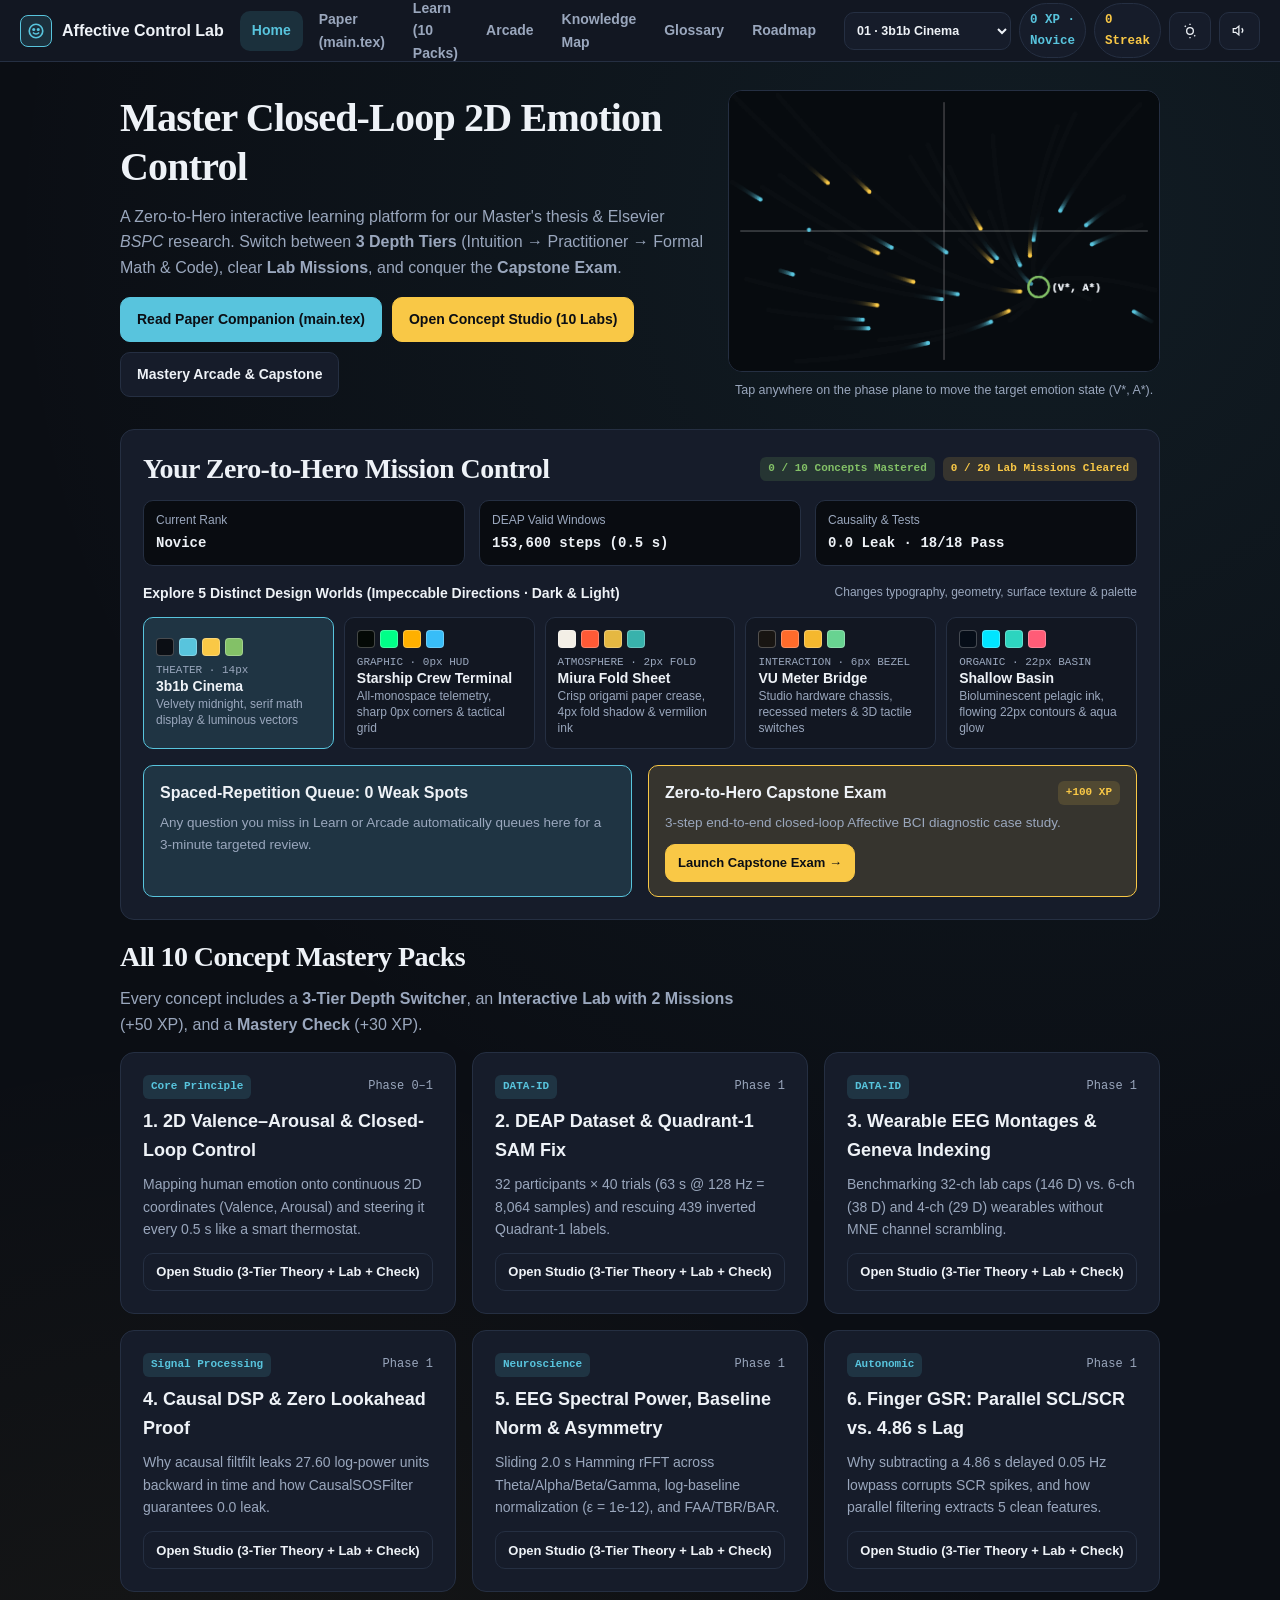
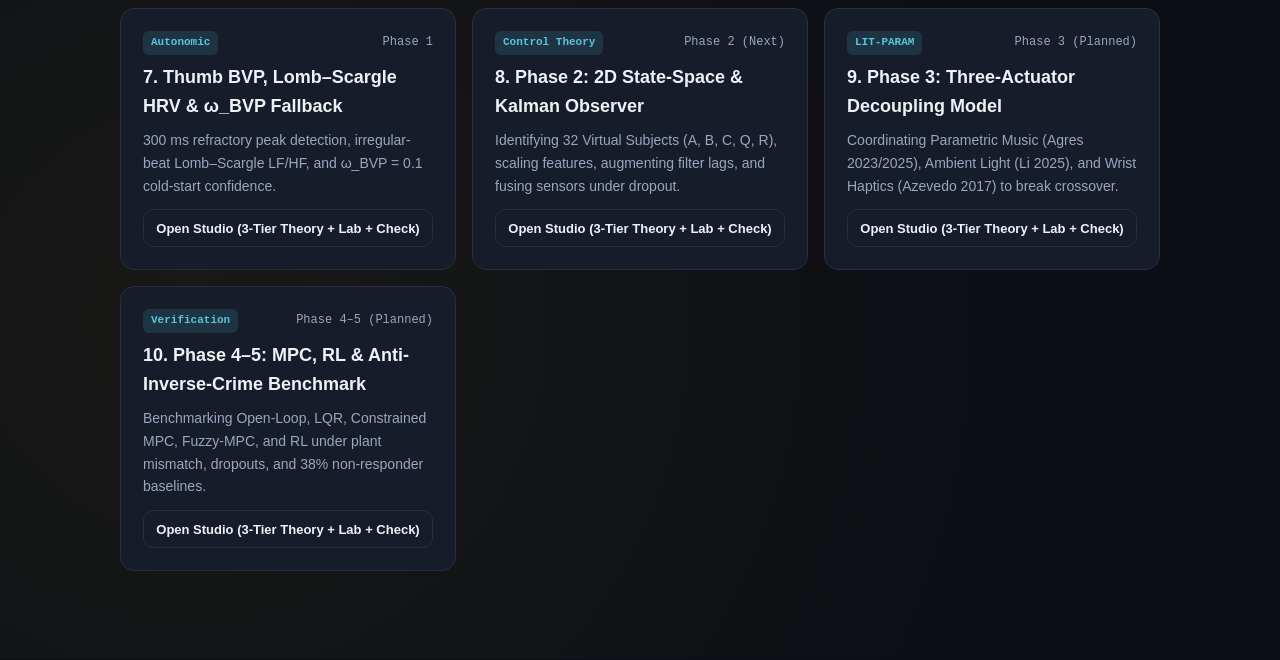
<file: index.html>
<!DOCTYPE html>
<html lang="en">
<head>
  <meta charset="UTF-8" />
  <meta name="viewport" content="width=device-width, initial-scale=1.0" />
  <title>2D Affective Control — Zero-to-Hero Learning Hub</title>
  <link rel="stylesheet" href="styles.css" />
</head>
<body>
  <a class="skip-link" href="#mainContent">Skip to content</a>

  <header class="topbar">
    <a class="brand-link" href="index.html">
      <span class="brand-mark" aria-hidden="true">
        <svg width="18" height="18" viewBox="0 0 24 24" fill="none" stroke="currentColor" stroke-width="2.2">
          <circle cx="12" cy="12" r="9"/><path d="M8 14s1.5 2 4 2 4-2 4-2"/><circle cx="9" cy="10" r="1"/><circle cx="15" cy="10" r="1"/>
        </svg>
      </span>
      <span>Affective Control Lab</span>
    </a>

    <nav class="desktop-nav" aria-label="Main navigation">
      <a class="nav-item" href="index.html" aria-current="page">Home</a>
      <a class="nav-item" href="learn.html">Learn (10 Packs)</a>
      <a class="nav-item" href="games.html">Arcade</a>
      <a class="nav-item" href="map.html">Knowledge Map</a>
      <a class="nav-item" href="glossary.html">Glossary</a>
      <a class="nav-item" href="roadmap.html">Roadmap</a>
    </nav>

    <div class="hud-group">
      <span class="hud-pill xp" id="hudXp">0 XP</span>
      <span class="hud-pill" id="hudStreak">0 Streak</span>
      <button id="themeToggleBtn" class="btn btn-sm" type="button" aria-pressed="false" aria-label="Toggle light or dark theme">
        <svg width="16" height="16" viewBox="0 0 24 24" fill="none" stroke="currentColor" stroke-width="2" aria-hidden="true">
          <circle cx="12" cy="12" r="5"/><line x1="12" y1="1" x2="12" y2="3"/><line x1="12" y1="21" x2="12" y2="23"/>
          <line x1="4.22" y1="4.22" x2="5.64" y2="5.64"/><line x1="18.36" y1="18.36" x2="19.78" y2="19.78"/>
        </svg>
      </button>
    </div>
  </header>

  <main id="mainContent" class="page-wrap" tabindex="-1">
    <section class="hero-split">
      <div>
        <h1>Master Closed-Loop 2D Emotion Control</h1>
        <p class="muted">
          A Zero-to-Hero interactive learning platform for our Master's thesis &amp; Elsevier <em>BSPC</em> research. Switch between <strong>3 Depth Tiers</strong> (Intuition → Practitioner → Formal Math &amp; Code), clear <strong>Lab Missions</strong>, and conquer the <strong>Capstone Exam</strong>.
        </p>
        <div style="display: flex; flex-wrap: wrap; gap: 10px; margin-top: 16px;">
          <a class="btn btn-primary" href="paper.html">Read Paper Companion (main.tex)</a>
          <a class="btn btn-gold" href="learn.html">Open Concept Studio (10 Labs)</a>
          <a class="btn" href="games.html">Mastery Arcade &amp; Capstone</a>
        </div>
      </div>

      <div>
        <canvas id="heroPhaseCanvas" class="stage-canvas" width="460" height="300" aria-label="Animated 2D Valence-Arousal closed-loop vector field"></canvas>
        <p class="muted" style="font-size: 12.5px; margin: 8px 0 0; text-align: center;">
          Tap anywhere on the phase plane to move the target emotion state (V*, A*).
        </p>
      </div>
    </section>

    <!-- Mastery Progress & Spaced-Repetition Review Queue -->
    <section class="surface">
      <div style="display: flex; flex-wrap: wrap; justify-content: space-between; align-items: center; gap: 12px; margin-bottom: 14px;">
        <h2 style="margin: 0;">Your Zero-to-Hero Mission Control</h2>
        <div style="display:flex; gap:8px; flex-wrap:wrap;">
          <span class="tag tag-green" id="masteryCountBadge">0 / 10 Concepts Mastered</span>
          <span class="tag tag-gold" id="missionCountBadge">0 / 14 Lab Missions</span>
        </div>
      </div>
      <div class="grid-3">
        <div class="readout-cell">Current Rank<strong id="homeRankVal">Novice</strong></div>
        <div class="readout-cell">DEAP Valid Windows<strong>153,600 steps (0.5 s)</strong></div>
        <div class="readout-cell">Causality &amp; Tests<strong>0.0 Leak · 18/18 Pass</strong></div>
      </div>

      <div style="margin-top: 16px;">
        <div style="display:flex; justify-content:space-between; align-items:center; flex-wrap:wrap; gap:8px;">
          <strong style="font-size:14px;">Explore 5 Distinct Design Worlds (Impeccable Directions · Dark &amp; Light)</strong>
          <span class="muted" style="font-size:12px;">Changes typography, geometry, surface texture &amp; palette</span>
        </div>
        <div class="world-strip" id="worldGalleryStrip"></div>
      </div>

      <div class="grid-2" style="margin-top: 16px;">
        <div class="note-box" id="weakReviewCard" style="margin:0;"></div>
        <div class="note-box warn" id="capstoneHomeCard" style="margin:0;"></div>
      </div>
    </section>

    <!-- Concept Jump Grid -->
    <h2>All 10 Concept Mastery Packs</h2>
    <p class="muted">Every concept includes a <strong>3-Tier Depth Switcher</strong>, an <strong>Interactive Lab with 2 Missions</strong> (+50 XP), and a <strong>Mastery Check</strong> (+30 XP).</p>
    <div id="homeConceptGrid" class="grid-2"></div>
  </main>

  <nav class="mobile-bottom-nav" aria-label="Mobile navigation">
    <a class="bottom-tab" href="index.html" aria-current="page">
      <svg width="20" height="20" viewBox="0 0 24 24" fill="none" stroke="currentColor" stroke-width="2" aria-hidden="true"><path d="M3 9l9-7 9 7v11a2 2 0 0 1-2 2H5a2 2 0 0 1-2-2z"/></svg>
      <span>Home</span>
    </a>
    <a class="bottom-tab" href="learn.html">
      <svg width="20" height="20" viewBox="0 0 24 24" fill="none" stroke="currentColor" stroke-width="2" aria-hidden="true"><path d="M2 3h6a4 4 0 0 1 4 4v14a3 3 0 0 0-3-3H2z"/><path d="M22 3h-6a4 4 0 0 0-4 4v14a3 3 0 0 1 3-3h7z"/></svg>
      <span>Learn</span>
    </a>
    <a class="bottom-tab" href="games.html">
      <svg width="20" height="20" viewBox="0 0 24 24" fill="none" stroke="currentColor" stroke-width="2" aria-hidden="true"><polygon points="13 2 3 14 12 14 11 22 21 10 12 10 13 2"/></svg>
      <span>Arcade</span>
    </a>
    <a class="bottom-tab" href="map.html">
      <svg width="20" height="20" viewBox="0 0 24 24" fill="none" stroke="currentColor" stroke-width="2" aria-hidden="true"><circle cx="6" cy="6" r="3"/><circle cx="18" cy="18" r="3"/><circle cx="18" cy="6" r="3"/><line x1="8.5" y1="7.5" x2="15.5" y2="16.5"/><line x1="9" y1="6" x2="15" y2="6"/></svg>
      <span>Map</span>
    </a>
    <a class="bottom-tab" href="glossary.html">
      <svg width="20" height="20" viewBox="0 0 24 24" fill="none" stroke="currentColor" stroke-width="2" aria-hidden="true"><line x1="4" y1="6" x2="20" y2="6"/><line x1="4" y1="12" x2="20" y2="12"/><line x1="4" y1="18" x2="14" y2="18"/></svg>
      <span>Glossary</span>
    </a>
  </nav>

  <script src="notebook-data.js"></script>
  <script src="shared.js"></script>
  <script>
    (function () {
      const DATA = window.NOTEBOOK_DATA;
      const State = window.NotebookState;

      function renderHomeDashboard() {
        const st = State.get();
        document.getElementById("masteryCountBadge").textContent =
          `${st.mastered.length} / ${DATA.concepts.length} Concepts Mastered`;
        document.getElementById("missionCountBadge").textContent =
          `${(st.labMissionsCleared || []).length} / 20 Lab Missions Cleared`;
        document.getElementById("homeRankVal").textContent = State.getRank();

        const worlds = [
          { id: "1", tag: "THEATER · 14px", name: "3b1b Cinema", desc: "Velvety midnight, serif math display & luminous vectors", colors: ["#0b0e14", "#58c4dd", "#f9c846", "#83c167"] },
          { id: "2", tag: "GRAPHIC · 0px HUD", name: "Starship Crew Terminal", desc: "All-monospace telemetry, sharp 0px corners & tactical grid", colors: ["#040906", "#00ff88", "#ffb000", "#38bdf8"] },
          { id: "3", tag: "ATMOSPHERE · 2px FOLD", name: "Miura Fold Sheet", desc: "Crisp origami paper crease, 4px fold shadow & vermilion ink", colors: ["#f3efe6", "#ff5a36", "#e5b842", "#38b2ac"] },
          { id: "4", tag: "INTERACTION · 6px BEZEL", name: "VU Meter Bridge", desc: "Studio hardware chassis, recessed meters & 3D tactile switches", colors: ["#181512", "#ff6b2b", "#f5b82e", "#68d391"] },
          { id: "5", tag: "ORGANIC · 22px BASIN", name: "Shallow Basin", desc: "Bioluminescent pelagic ink, flowing 22px contours & aqua glow", colors: ["#060d18", "#00e5ff", "#2dd4bf", "#ff5c77"] }
        ];
        const wStrip = document.getElementById("worldGalleryStrip");
        if (wStrip) {
          wStrip.innerHTML = worlds.map((w) => `
            <button class="world-card" type="button" data-wp="${w.id}" aria-pressed="${(st.themePair || "1") === w.id}">
              <div class="world-swatches">
                ${w.colors.map((col) => `<span class="world-swatch" style="background:${col};"></span>`).join("")}
              </div>
              <div class="muted" style="font-size:11px; font-family:var(--font-mono);">${w.tag}</div>
              <div style="font-weight:700; font-size:14px; margin:2px 0;">${w.name}</div>
              <div class="muted" style="font-size:12px; line-height:1.35;">${w.desc}</div>
            </button>
          `).join("");
          wStrip.querySelectorAll(".world-card").forEach((btn) => {
            btn.addEventListener("click", () => {
              State.setThemePair(btn.dataset.wp);
              renderHomeDashboard();
            });
          });
        }

        const missed = st.missedQuestions || [];
        const revEl = document.getElementById("weakReviewCard");
        if (missed.length === 0) {
          revEl.innerHTML = `
            <strong>Spaced-Repetition Queue: 0 Weak Spots</strong>
            <p class="muted" style="font-size:13.5px; margin:6px 0 0;">Any question you miss in Learn or Arcade automatically queues here for a 3-minute targeted review.</p>
          `;
        } else {
          const item = missed[0];
          revEl.innerHTML = `
            <div style="display:flex; justify-content:space-between; align-items:center;">
              <strong>Quick 3-Min Review (${missed.length} queued)</strong>
              <span class="tag tag-coral">+15 XP</span>
            </div>
            <p style="font-size:14px; margin:8px 0;">${item.q}</p>
            <div class="quiz-options">
              ${item.options.map((o, idx) => `<button class="quiz-opt rev-opt" type="button" data-i="${idx}">${o}</button>`).join("")}
            </div>
          `;
          revEl.querySelectorAll(".rev-opt").forEach((btn) => {
            btn.addEventListener("click", () => {
              const pick = parseInt(btn.dataset.i, 10);
              if (pick === item.answer) {
                State.clearMissedQuestion(item.q);
                renderHomeDashboard();
              } else {
                btn.classList.add("wrong");
                State.playSound("wrong");
              }
            });
          });
        }

        const capEl = document.getElementById("capstoneHomeCard");
        capEl.innerHTML = `
          <div style="display:flex; justify-content:space-between; align-items:center;">
            <strong>Zero-to-Hero Capstone Exam</strong>
            <span class="tag ${st.capstoneCleared ? "tag-green" : "tag-gold"}">${st.capstoneCleared ? "✓ Cleared" : "+100 XP"}</span>
          </div>
          <p class="muted" style="font-size:13.5px; margin:6px 0 10px;">3-step end-to-end closed-loop Affective BCI diagnostic case study.</p>
          <a class="btn btn-sm btn-gold" href="games.html?tab=capstone">${st.capstoneCleared ? "Replay Capstone Exam →" : "Launch Capstone Exam →"}</a>
        `;

        document.getElementById("homeConceptGrid").innerHTML = DATA.concepts.map((c) => {
          const done = st.mastered.includes(c.id);
          return `
            <div class="surface" style="margin-bottom:0; display:flex; flex-direction:column; justify-content:space-between; gap:12px;">
              <div>
                <div style="display:flex; justify-content:space-between; align-items:center; gap:8px; margin-bottom:8px;">
                  <span class="tag ${done ? "tag-green" : "tag-blue"}">${done ? "✓ Mastered" : c.tag}</span>
                  <span class="muted" style="font-size:12px; font-family:var(--font-mono);">${c.phase}</span>
                </div>
                <h3>${c.title}</h3>
                <p class="muted" style="font-size:14px; margin:0;">${c.summary}</p>
              </div>
              <a class="btn btn-sm" href="learn.html?concept=${c.id}">Open Studio (3-Tier Theory + Lab + Check)</a>
            </div>`;
        }).join("");
      }

      renderHomeDashboard();

      // 3Blue1Brown Animated Vector Field Hero Canvas
      const canvas = document.getElementById("heroPhaseCanvas");
      const W = 460, H = 300;
      const ctx = State.setupHiDPICanvas(canvas, W, H);
      let goal = { x: W * 0.72, y: H * 0.70 };
      const particles = Array.from({ length: 28 }, (_, i) => ({
        x: (i * 53) % W,
        y: (i * 89) % H,
        vx: 0,
        vy: 0
      }));
      const reduced = window.matchMedia("(prefers-reduced-motion: reduce)").matches;

      canvas.addEventListener("pointerdown", (e) => {
        const r = canvas.getBoundingClientRect();
        goal.x = ((e.clientX - r.left) / r.width) * W;
        goal.y = ((e.clientY - r.top) / r.height) * H;
        State.playSound("tap");
        if (reduced) drawFrame();
      });

      function drawFrame() {
        const isLight = document.body.classList.contains("light-theme");
        ctx.fillStyle = isLight ? "rgba(237, 241, 247, 0.30)" : "rgba(9, 12, 17, 0.25)";
        ctx.fillRect(0, 0, W, H);

        ctx.strokeStyle = isLight ? "rgba(15,23,42,0.12)" : "rgba(255,255,255,0.10)";
        ctx.lineWidth = 1;
        ctx.beginPath();
        ctx.moveTo(W / 2, 12); ctx.lineTo(W / 2, H - 12);
        ctx.moveTo(12, H / 2); ctx.lineTo(W - 12, H / 2);
        ctx.stroke();

        particles.forEach((p, idx) => {
          const dx = goal.x - p.x;
          const dy = goal.y - p.y;
          const dist = Math.hypot(dx, dy) + 1e-3;
          p.vx = (dx / dist) * 1.9 - (dy / dist) * 0.45;
          p.vy = (dy / dist) * 1.9 + (dx / dist) * 0.45;
          if (!reduced) {
            p.x += p.vx;
            p.y += p.vy;
            if (dist < 10) {
              p.x = Math.random() * W;
              p.y = Math.random() * H;
            }
          }
          ctx.fillStyle = idx % 3 === 0 ? "#f9c846" : "#58c4dd";
          ctx.beginPath();
          ctx.arc(p.x, p.y, 2.2, 0, Math.PI * 2);
          ctx.fill();
        });

        ctx.strokeStyle = "#83c167";
        ctx.lineWidth = 2;
        ctx.beginPath();
        ctx.arc(goal.x, goal.y, 11, 0, Math.PI * 2);
        ctx.stroke();

        ctx.fillStyle = isLight ? "#111827" : "#eef2f7";
        ctx.font = "600 11px 'Fira Code', monospace";
        ctx.fillText("(V*, A*)", goal.x + 14, goal.y + 4);
      }

      if (reduced) {
        drawFrame();
      } else {
        (function loop() {
          drawFrame();
          requestAnimationFrame(loop);
        })();
      }
    })();
  </script>
</body>
</html>
</file>
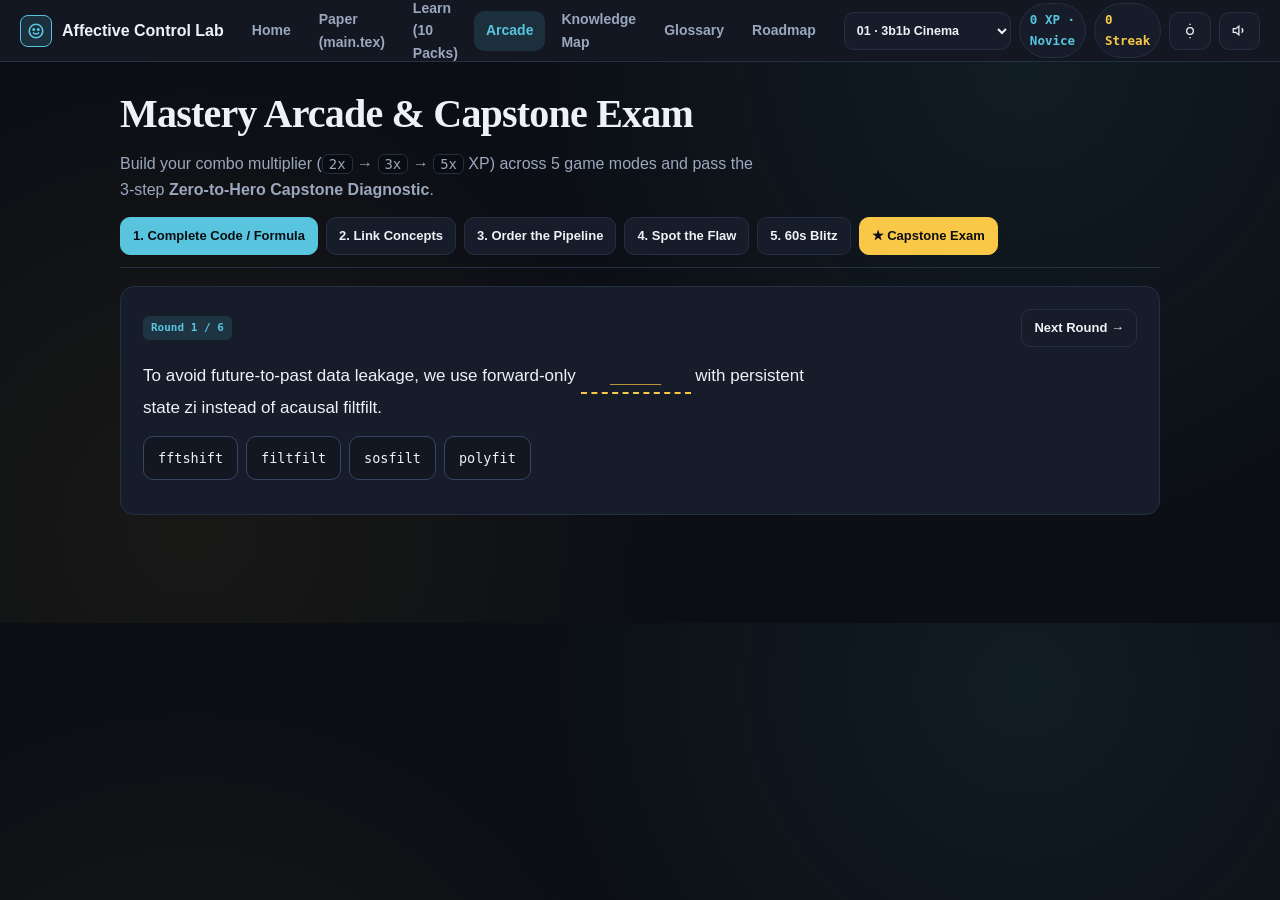
<file: games.html>
<!DOCTYPE html>
<html lang="en">
<head>
  <meta charset="UTF-8" />
  <meta name="viewport" content="width=device-width, initial-scale=1.0" />
  <title>Arcade &amp; Capstone — Interactive Mastery Games</title>
  <link rel="stylesheet" href="styles.css" />
</head>
<body>
  <a class="skip-link" href="#mainContent">Skip to content</a>

  <header class="topbar">
    <a class="brand-link" href="index.html">
      <span class="brand-mark" aria-hidden="true">
        <svg width="18" height="18" viewBox="0 0 24 24" fill="none" stroke="currentColor" stroke-width="2.2">
          <circle cx="12" cy="12" r="9"/><path d="M8 14s1.5 2 4 2 4-2 4-2"/><circle cx="9" cy="10" r="1"/><circle cx="15" cy="10" r="1"/>
        </svg>
      </span>
      <span>Affective Control Lab</span>
    </a>

    <nav class="desktop-nav" aria-label="Main navigation">
      <a class="nav-item" href="index.html">Home</a>
      <a class="nav-item" href="learn.html">Learn (10 Packs)</a>
      <a class="nav-item" href="games.html" aria-current="page">Arcade</a>
      <a class="nav-item" href="map.html">Knowledge Map</a>
      <a class="nav-item" href="glossary.html">Glossary</a>
      <a class="nav-item" href="roadmap.html">Roadmap</a>
    </nav>

    <div class="hud-group">
      <span class="hud-pill xp" id="hudXp">0 XP</span>
      <span class="hud-pill" id="hudStreak">0 Streak</span>
      <button id="themeToggleBtn" class="btn btn-sm" type="button" aria-pressed="false" aria-label="Toggle theme">
        <svg width="16" height="16" viewBox="0 0 24 24" fill="none" stroke="currentColor" stroke-width="2" aria-hidden="true">
          <circle cx="12" cy="12" r="5"/><line x1="12" y1="1" x2="12" y2="3"/><line x1="12" y1="21" x2="12" y2="23"/>
        </svg>
      </button>
    </div>
  </header>

  <main id="mainContent" class="page-wrap" tabindex="-1">
    <h1>Mastery Arcade &amp; Capstone Exam</h1>
    <p class="muted">Build your combo multiplier (<code>2x</code> → <code>3x</code> → <code>5x</code> XP) across 5 game modes and pass the 3-step <strong>Zero-to-Hero Capstone Diagnostic</strong>.</p>

    <div class="pack-tabs" role="tablist" aria-label="Mini-games">
      <button class="btn btn-sm g-tab" type="button" data-g="blank" aria-pressed="true">1. Complete Code / Formula</button>
      <button class="btn btn-sm g-tab" type="button" data-g="match" aria-pressed="false">2. Link Concepts</button>
      <button class="btn btn-sm g-tab" type="button" data-g="order" aria-pressed="false">3. Order the Pipeline</button>
      <button class="btn btn-sm g-tab" type="button" data-g="flaw" aria-pressed="false">4. Spot the Flaw</button>
      <button class="btn btn-sm g-tab" type="button" data-g="blitz" aria-pressed="false">5. 60s Blitz</button>
      <button class="btn btn-sm btn-gold g-tab" type="button" data-g="capstone" aria-pressed="false">★ Capstone Exam</button>
    </div>

    <section id="gameBlank" class="surface"></section>
    <section id="gameMatch" class="surface" hidden></section>
    <section id="gameOrder" class="surface" hidden></section>
    <section id="gameFlaw" class="surface" hidden></section>
    <section id="gameBlitz" class="surface" hidden></section>
    <section id="gameCapstone" class="surface" hidden></section>
  </main>

  <nav class="mobile-bottom-nav" aria-label="Mobile navigation">
    <a class="bottom-tab" href="index.html">
      <svg width="20" height="20" viewBox="0 0 24 24" fill="none" stroke="currentColor" stroke-width="2" aria-hidden="true"><path d="M3 9l9-7 9 7v11a2 2 0 0 1-2 2H5a2 2 0 0 1-2-2z"/></svg>
      <span>Home</span>
    </a>
    <a class="bottom-tab" href="learn.html">
      <svg width="20" height="20" viewBox="0 0 24 24" fill="none" stroke="currentColor" stroke-width="2" aria-hidden="true"><path d="M2 3h6a4 4 0 0 1 4 4v14a3 3 0 0 0-3-3H2z"/><path d="M22 3h-6a4 4 0 0 0-4 4v14a3 3 0 0 1 3-3h7z"/></svg>
      <span>Learn</span>
    </a>
    <a class="bottom-tab" href="games.html" aria-current="page">
      <svg width="20" height="20" viewBox="0 0 24 24" fill="none" stroke="currentColor" stroke-width="2" aria-hidden="true"><polygon points="13 2 3 14 12 14 11 22 21 10 12 10 13 2"/></svg>
      <span>Arcade</span>
    </a>
    <a class="bottom-tab" href="map.html">
      <svg width="20" height="20" viewBox="0 0 24 24" fill="none" stroke="currentColor" stroke-width="2" aria-hidden="true"><circle cx="6" cy="6" r="3"/><circle cx="18" cy="18" r="3"/><circle cx="18" cy="6" r="3"/><line x1="8.5" y1="7.5" x2="15.5" y2="16.5"/><line x1="9" y1="6" x2="15" y2="6"/></svg>
      <span>Map</span>
    </a>
    <a class="bottom-tab" href="glossary.html">
      <svg width="20" height="20" viewBox="0 0 24 24" fill="none" stroke="currentColor" stroke-width="2" aria-hidden="true"><line x1="4" y1="6" x2="20" y2="6"/><line x1="4" y1="12" x2="20" y2="12"/><line x1="4" y1="18" x2="14" y2="18"/></svg>
      <span>Glossary</span>
    </a>
  </nav>

  <script src="notebook-data.js"></script>
  <script src="shared.js"></script>
  <script>
    (function () {
      const FULL = window.NOTEBOOK_DATA;
      const DATA = FULL.arcade;
      const State = window.NotebookState;

      const panes = {
        blank: document.getElementById("gameBlank"),
        match: document.getElementById("gameMatch"),
        order: document.getElementById("gameOrder"),
        flaw: document.getElementById("gameFlaw"),
        blitz: document.getElementById("gameBlitz"),
        capstone: document.getElementById("gameCapstone")
      };

      function activateGameTab(g) {
        State.playSound("tap");
        document.querySelectorAll(".g-tab").forEach((b) => b.setAttribute("aria-pressed", String(b.dataset.g === g)));
        Object.entries(panes).forEach(([k, el]) => { el.hidden = k !== g; });
      }

      document.querySelectorAll(".g-tab").forEach((btn) => {
        btn.addEventListener("click", () => activateGameTab(btn.dataset.g));
      });

      const urlTab = new URLSearchParams(window.location.search).get("tab");
      if (urlTab && panes[urlTab]) activateGameTab(urlTab);

      // --- Game 1: Complete the Sentence / Code ---
      let bIdx = 0;
      function renderBlank() {
        const item = DATA.fillBlanks[bIdx];
        const shuffled = [...item.choices].sort(() => Math.random() - 0.5);
        panes.blank.innerHTML = `
          <div style="display:flex; justify-content:space-between; align-items:center; margin-bottom:12px;">
            <span class="tag tag-blue">Round ${bIdx + 1} / ${DATA.fillBlanks.length}</span>
            <button id="nextBlankBtn" class="btn btn-sm" type="button">Next Round →</button>
          </div>
          <p style="font-size:17px; line-height:1.7;">
            ${item.prompt} <span id="blankSlot" class="blank-slot">_____</span> ${item.after}
          </p>
          <div class="chip-bank">
            ${shuffled.map((c) => `<button class="game-chip b-chip" type="button" data-val="${c}">${c}</button>`).join("")}
          </div>
          <div id="blankFb" class="note-box" hidden></div>
        `;
        panes.blank.querySelectorAll(".b-chip").forEach((ch) => {
          ch.addEventListener("click", () => {
            const ok = ch.dataset.val === item.blank;
            document.getElementById("blankSlot").textContent = ch.dataset.val;
            const fb = document.getElementById("blankFb");
            fb.hidden = false;
            fb.className = `note-box ${ok ? "good" : "warn"}`;
            fb.textContent = (ok ? "Correct! " : `Not quite (answer: ${item.blank}). `) + item.explain;
            ch.classList.add(ok ? "matched" : "wrong");
            if (ok) State.awardXP(15, "Fill-in-Blank");
            else State.resetStreak({ q: `${item.prompt} _____ ${item.after}`, options: item.choices, answer: item.choices.indexOf(item.blank), explain: item.explain });
          });
        });
        document.getElementById("nextBlankBtn").addEventListener("click", () => {
          bIdx = (bIdx + 1) % DATA.fillBlanks.length;
          renderBlank();
        });
      }
      renderBlank();

      // --- Game 2: Link Concepts ---
      let deckIdx = 0;
      function renderMatch() {
        const deck = DATA.matchDecks[deckIdx];
        const lefts = deck.pairs.map((p, i) => ({ text: p.left, id: i }));
        const rights = deck.pairs.map((p, i) => ({ text: p.right, id: i })).sort(() => Math.random() - 0.5);
        let selL = null, selR = null;
        let matched = 0;

        panes.match.innerHTML = `
          <div style="display:flex; justify-content:space-between; align-items:center; flex-wrap:wrap; gap:8px; margin-bottom:12px;">
            <h2 style="margin:0; font-size:20px;">${deck.title}</h2>
            <button id="nextDeckBtn" class="btn btn-sm" type="button">Switch Deck →</button>
          </div>
          <p class="muted" style="font-size:14px;">Tap one item on the left, then tap its matching partner on the right.</p>
          <div class="grid-2">
            <div class="chip-bank" style="flex-direction:column;" id="mLeftCol">
              ${lefts.map((l) => `<button class="game-chip" type="button" data-side="L" data-id="${l.id}">${l.text}</button>`).join("")}
            </div>
            <div class="chip-bank" style="flex-direction:column;" id="mRightCol">
              ${rights.map((r) => `<button class="game-chip" type="button" data-side="R" data-id="${r.id}">${r.text}</button>`).join("")}
            </div>
          </div>
          <div id="matchFb" class="note-box good" hidden>Deck Cleared! +25 XP</div>
        `;

        function checkPair() {
          if (!selL || !selR) return;
          if (selL.dataset.id === selR.dataset.id) {
            selL.classList.remove("selected"); selR.classList.remove("selected");
            selL.classList.add("matched"); selR.classList.add("matched");
            selL.disabled = true; selR.disabled = true;
            matched++;
            State.awardXP(10, "Match");
            if (matched === deck.pairs.length) {
              document.getElementById("matchFb").hidden = false;
              State.awardXP(25, "Deck Clear");
            }
          } else {
            selL.classList.add("wrong"); selR.classList.add("wrong");
            State.resetStreak();
            const a = selL, b = selR;
            setTimeout(() => { a.classList.remove("wrong", "selected"); b.classList.remove("wrong", "selected"); }, 450);
          }
          selL = null; selR = null;
        }

        panes.match.querySelectorAll(".game-chip").forEach((btn) => {
          btn.addEventListener("click", () => {
            if (btn.dataset.side === "L") {
              panes.match.querySelectorAll('[data-side="L"]').forEach((x) => x.classList.remove("selected"));
              selL = btn; btn.classList.add("selected");
            } else {
              panes.match.querySelectorAll('[data-side="R"]').forEach((x) => x.classList.remove("selected"));
              selR = btn; btn.classList.add("selected");
            }
            checkPair();
          });
        });

        document.getElementById("nextDeckBtn").addEventListener("click", () => {
          deckIdx = (deckIdx + 1) % DATA.matchDecks.length;
          renderMatch();
        });
      }
      renderMatch();

      // --- Game 3: Order the Pipeline ---
      let oIdx = 0;
      function renderOrder() {
        const pipes = FULL.orderPipelines || [];
        const p = pipes[oIdx];
        const scrambled = p.steps.map((text, idx) => ({ text, idx })).sort(() => Math.random() - 0.5);
        let expected = 0;

        panes.order.innerHTML = `
          <div style="display:flex; justify-content:space-between; align-items:center; margin-bottom:12px;">
            <span class="tag tag-purple">Pipeline ${oIdx + 1} / ${pipes.length}</span>
            <button id="nextOrderBtn" class="btn btn-sm" type="button">Switch Pipeline →</button>
          </div>
          <h2 style="font-size:20px; margin-bottom:6px;">${p.title}</h2>
          <p class="muted" style="font-size:14px;">Tap the steps below in exact execution order (Step 1 → Step ${p.steps.length}):</p>
          <div class="quiz-options" id="orderList">
            ${scrambled.map((s) => `<button class="quiz-opt ord-btn" type="button" data-idx="${s.idx}">${s.text}</button>`).join("")}
          </div>
          <div id="orderFb" class="note-box good" hidden>${p.explain}</div>
        `;

        panes.order.querySelectorAll(".ord-btn").forEach((btn) => {
          btn.addEventListener("click", () => {
            const idx = parseInt(btn.dataset.idx, 10);
            if (idx === expected) {
              btn.classList.add("correct");
              btn.disabled = true;
              expected++;
              State.awardXP(10, "Pipeline Step");
              if (expected === p.steps.length) {
                document.getElementById("orderFb").hidden = false;
                State.awardXP(25, "Pipeline Ordered");
              }
            } else {
              btn.classList.add("wrong");
              State.resetStreak();
              setTimeout(() => btn.classList.remove("wrong"), 450);
            }
          });
        });

        document.getElementById("nextOrderBtn").addEventListener("click", () => {
          oIdx = (oIdx + 1) % pipes.length;
          renderOrder();
        });
      }
      renderOrder();

      // --- Game 4: Spot the Flaw ---
      let fIdx = 0;
      function renderFlaw() {
        const item = DATA.spotFlaws[fIdx];
        panes.flaw.innerHTML = `
          <div style="display:flex; justify-content:space-between; align-items:center; margin-bottom:12px;">
            <span class="tag tag-coral">Reviewer Case ${fIdx + 1} / ${DATA.spotFlaws.length}</span>
            <button id="nextFlawBtn" class="btn btn-sm" type="button">Next Case →</button>
          </div>
          <div class="note-box warn"><strong>Scenario:</strong> ${item.scenario}</div>
          <p style="font-weight:600; margin-bottom:6px;">What is the engineering flaw?</p>
          <div class="quiz-options">
            ${item.options.map((o, i) => `<button class="quiz-opt f-opt" type="button" data-i="${i}">${o}</button>`).join("")}
          </div>
          <p id="flawFb" class="muted" style="margin:10px 0 0;" hidden></p>
        `;
        panes.flaw.querySelectorAll(".f-opt").forEach((btn) => {
          btn.addEventListener("click", () => {
            const pick = parseInt(btn.dataset.i, 10);
            panes.flaw.querySelectorAll(".f-opt").forEach((b, idx) => {
              b.classList.remove("correct", "wrong");
              if (idx === item.answer) b.classList.add("correct");
              else if (idx === pick) b.classList.add("wrong");
            });
            const fb = document.getElementById("flawFb");
            fb.hidden = false;
            fb.textContent = item.explain;
            if (pick === item.answer) State.awardXP(20, "Reviewer Catch");
            else State.resetStreak({ q: item.scenario, options: item.options, answer: item.answer, explain: item.explain });
          });
        });
        document.getElementById("nextFlawBtn").addEventListener("click", () => {
          fIdx = (fIdx + 1) % DATA.spotFlaws.length;
          renderFlaw();
        });
      }
      renderFlaw();

      // --- Game 5: 60-Second Blitz ---
      const allPool = [];
      FULL.concepts.forEach((c) => c.trivia.forEach((t) => allPool.push(t)));
      DATA.spotFlaws.forEach((f) => allPool.push({ q: f.scenario, options: f.options, answer: f.answer, explain: f.explain }));
      let blitzTimer = null, blitzSec = 60, blitzScore = 0;

      function renderBlitzIdle() {
        clearInterval(blitzTimer);
        panes.blitz.innerHTML = `
          <h2 style="margin-top:0;">60-Second Speed Blitz</h2>
          <p class="muted">Answer as many rapid-fire questions as you can in 60 seconds to build a 5x Combo Multiplier!</p>
          <button id="startBlitzBtn" class="btn btn-primary" type="button">Start 60s Blitz →</button>
        `;
        document.getElementById("startBlitzBtn").addEventListener("click", () => {
          blitzSec = 60;
          blitzScore = 0;
          nextBlitzQuestion();
          blitzTimer = setInterval(() => {
            blitzSec--;
            const tEl = document.getElementById("blitzClock");
            if (tEl) tEl.textContent = `${blitzSec}s`;
            if (blitzSec <= 0) {
              clearInterval(blitzTimer);
              panes.blitz.innerHTML = `
                <h2>Time's Up! Blitz Score: ${blitzScore} Correct</h2>
                <button id="retryBlitzBtn" class="btn btn-primary" type="button">Play Again</button>
              `;
              document.getElementById("retryBlitzBtn").addEventListener("click", renderBlitzIdle);
            }
          }, 1000);
        });
      }

      function nextBlitzQuestion() {
        const q = allPool[Math.floor(Math.random() * allPool.length)];
        panes.blitz.innerHTML = `
          <div style="display:flex; justify-content:space-between; align-items:center; margin-bottom:12px;">
            <span class="tag tag-gold" id="blitzClock">${blitzSec}s</span>
            <span class="tag tag-green">Blitz Score: ${blitzScore}</span>
          </div>
          <p style="font-weight:600; font-size:16px;">${q.q}</p>
          <div class="quiz-options">
            ${q.options.map((o, i) => `<button class="quiz-opt bl-opt" type="button" data-i="${i}">${o}</button>`).join("")}
          </div>
        `;
        panes.blitz.querySelectorAll(".bl-opt").forEach((btn) => {
          btn.addEventListener("click", () => {
            const pick = parseInt(btn.dataset.i, 10);
            if (pick === q.answer) {
              blitzScore++;
              State.awardXP(15, "Blitz");
            } else {
              State.resetStreak(q);
            }
            nextBlitzQuestion();
          });
        });
      }
      renderBlitzIdle();

      // --- Capstone Challenge (Final Boss) ---
      function renderCapstone() {
        const cap = FULL.capstoneChallenge;
        let passed = new Array(cap.steps.length).fill(false);
        panes.capstone.innerHTML = `
          <div style="display:flex; justify-content:space-between; align-items:center; flex-wrap:wrap; gap:8px; margin-bottom:10px;">
            <h2 style="margin:0;">${cap.title}</h2>
            <span class="tag tag-gold">Grandmaster Certification (+100 XP)</span>
          </div>
          <div class="note-box warn">${cap.scenario}</div>
          ${cap.steps.map((s, si) => `
            <div class="surface-lab" data-csi="${si}">
              <h3>${s.stepTitle}</h3>
              <p style="font-weight:600;">${s.q}</p>
              <div class="quiz-options">
                ${s.options.map((o, oi) => `<button class="quiz-opt cap-opt" type="button" data-oi="${oi}">${o}</button>`).join("")}
              </div>
              <p class="muted cap-fb" style="margin:10px 0 0; font-size:13.5px;" hidden></p>
            </div>
          `).join("")}
          <div id="capDoneBanner" class="note-box good" hidden>
            <strong>★ Capstone Diagnostic Cleared! (+100 XP)</strong> You demonstrated full end-to-end mastery of causal preprocessing, multi-actuator decoupling, and anti-inverse-crime validation.
          </div>
        `;

        panes.capstone.querySelectorAll(".cap-opt").forEach((btn) => {
          btn.addEventListener("click", () => {
            const box = btn.closest("[data-csi]");
            const si = parseInt(box.dataset.csi, 10);
            const oi = parseInt(btn.dataset.oi, 10);
            const step = cap.steps[si];
            const fb = box.querySelector(".cap-fb");

            box.querySelectorAll(".cap-opt").forEach((b, idx) => {
              b.classList.remove("correct", "wrong");
              if (idx === step.answer) b.classList.add("correct");
              else if (idx === oi) b.classList.add("wrong");
            });
            fb.hidden = false;
            fb.textContent = step.explain;

            if (oi === step.answer) {
              if (!passed[si]) State.awardXP(25, `Capstone Step ${si + 1}`);
              passed[si] = true;
              if (passed.every(Boolean)) {
                State.completeCapstone();
                document.getElementById("capDoneBanner").hidden = false;
              }
            } else {
              State.resetStreak(step);
            }
          });
        });
      }
      renderCapstone();
    })();
  </script>
</body>
</html>
</file>
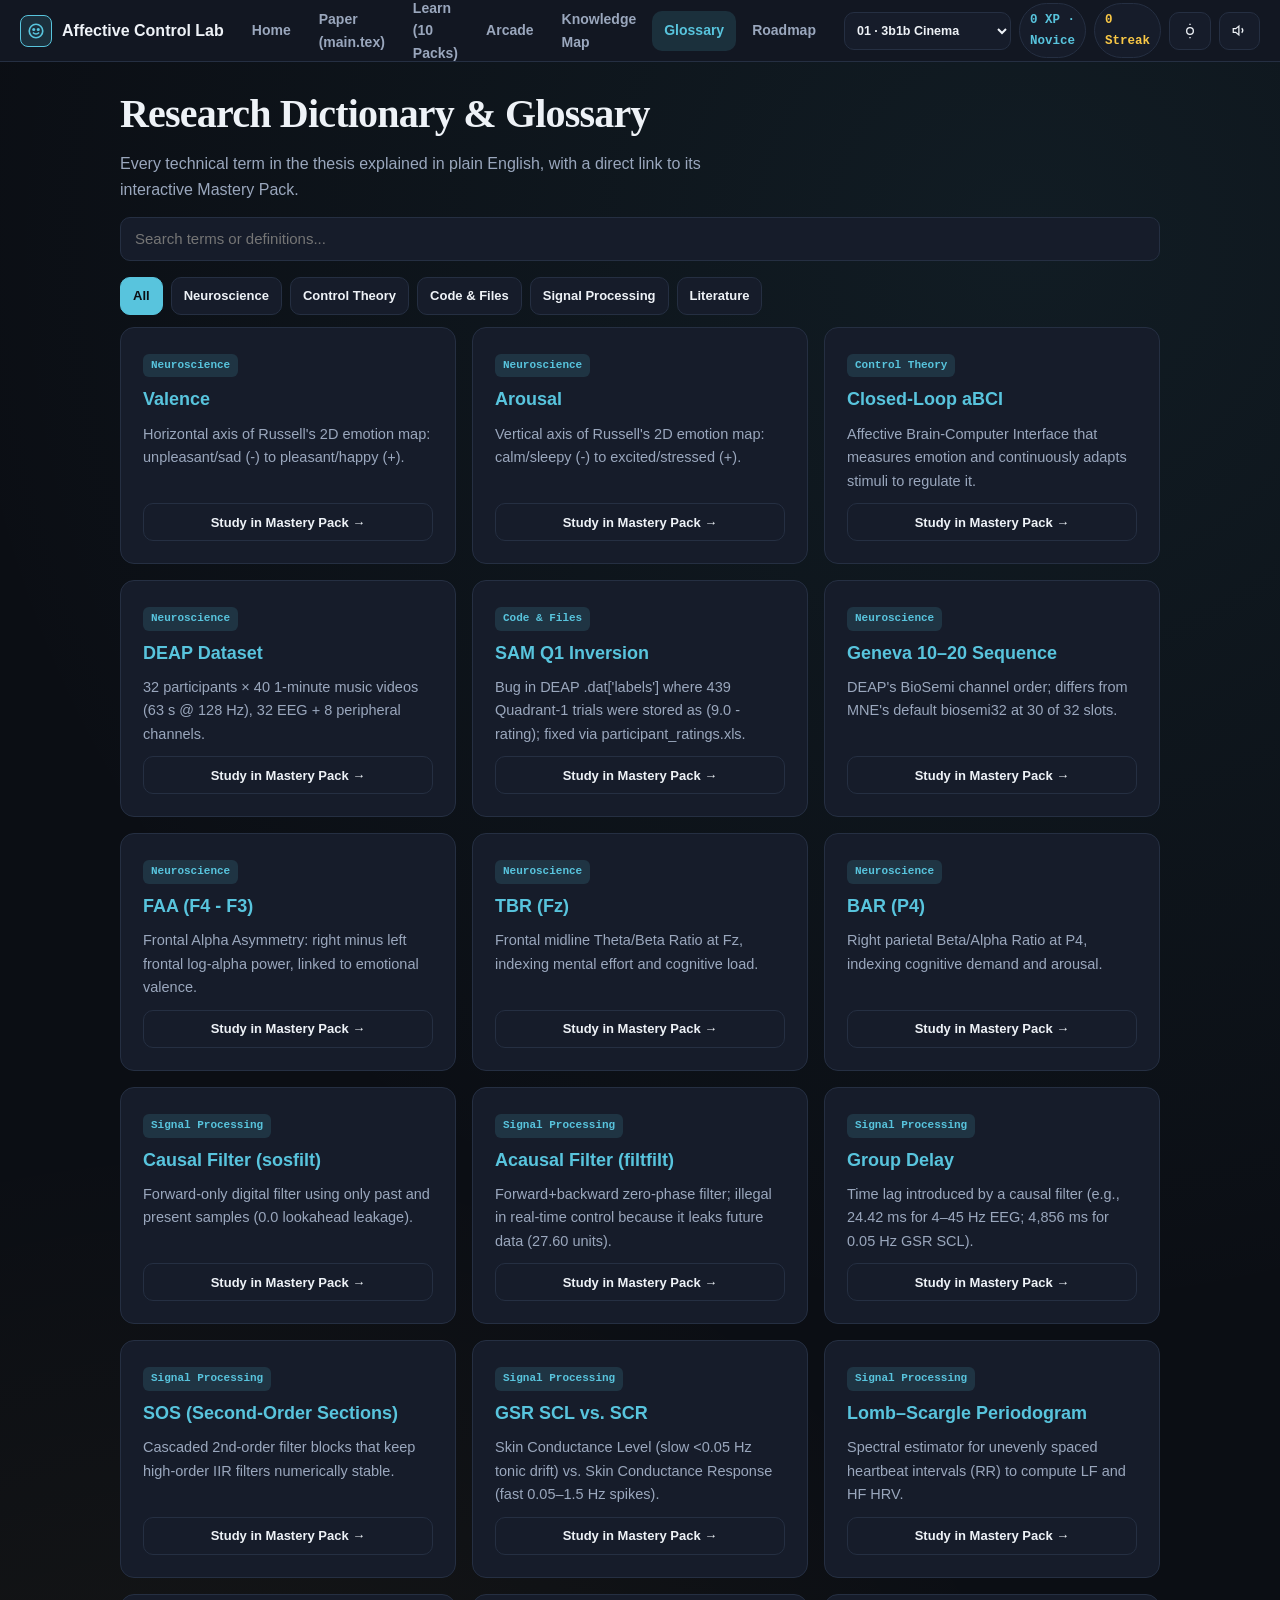
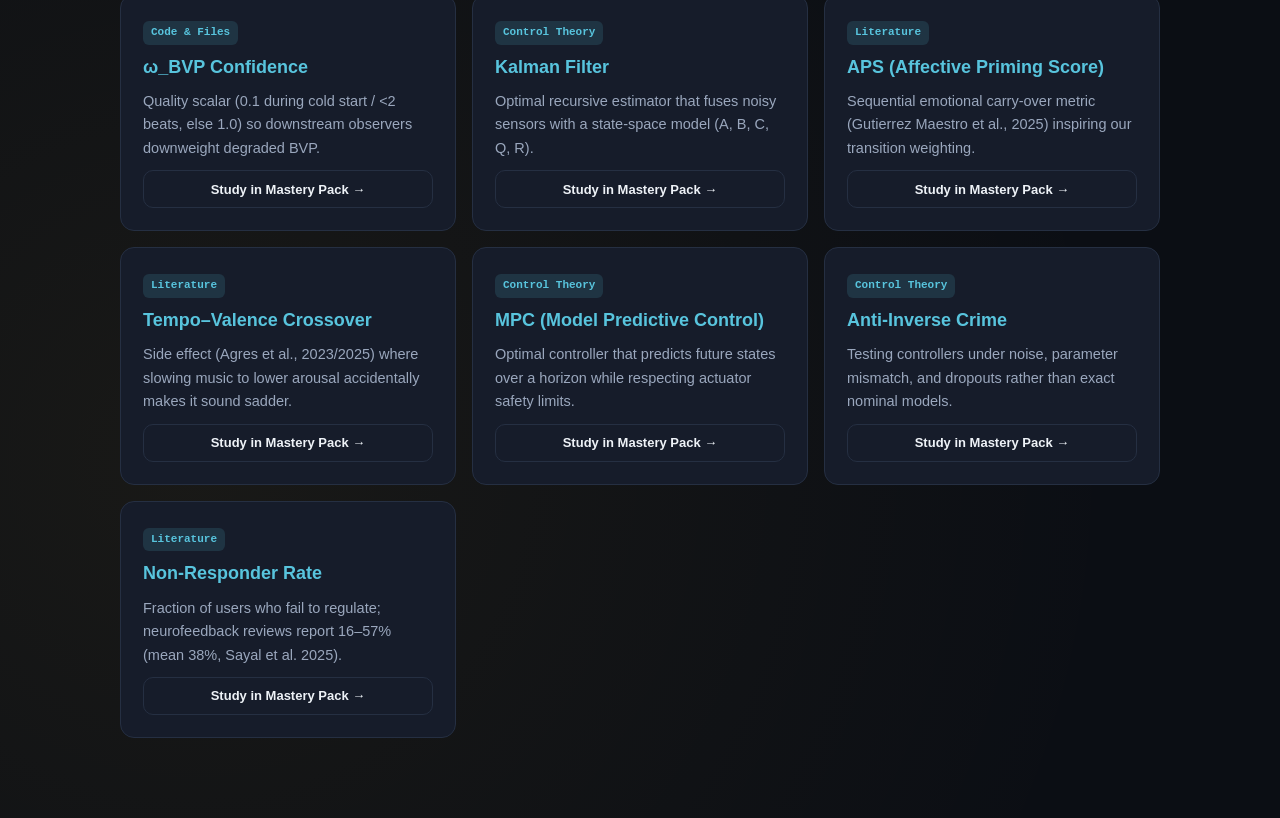
<file: glossary.html>
<!DOCTYPE html>
<html lang="en">
<head>
  <meta charset="UTF-8" />
  <meta name="viewport" content="width=device-width, initial-scale=1.0" />
  <title>Glossary — Complete Research Dictionary</title>
  <link rel="stylesheet" href="styles.css" />
</head>
<body>
  <a class="skip-link" href="#mainContent">Skip to content</a>

  <header class="topbar">
    <a class="brand-link" href="index.html">
      <span class="brand-mark" aria-hidden="true">
        <svg width="18" height="18" viewBox="0 0 24 24" fill="none" stroke="currentColor" stroke-width="2.2">
          <circle cx="12" cy="12" r="9"/><path d="M8 14s1.5 2 4 2 4-2 4-2"/><circle cx="9" cy="10" r="1"/><circle cx="15" cy="10" r="1"/>
        </svg>
      </span>
      <span>Affective Control Lab</span>
    </a>

    <nav class="desktop-nav" aria-label="Main navigation">
      <a class="nav-item" href="index.html">Home</a>
      <a class="nav-item" href="learn.html">Learn (10 Packs)</a>
      <a class="nav-item" href="games.html">Arcade</a>
      <a class="nav-item" href="map.html">Knowledge Map</a>
      <a class="nav-item" href="glossary.html" aria-current="page">Glossary</a>
      <a class="nav-item" href="roadmap.html">Roadmap</a>
    </nav>

    <div class="hud-group">
      <span class="hud-pill xp" id="hudXp">0 XP</span>
      <span class="hud-pill" id="hudStreak">0 Streak</span>
      <button id="themeToggleBtn" class="btn btn-sm" type="button" aria-pressed="false" aria-label="Toggle theme">
        <svg width="16" height="16" viewBox="0 0 24 24" fill="none" stroke="currentColor" stroke-width="2" aria-hidden="true">
          <circle cx="12" cy="12" r="5"/><line x1="12" y1="1" x2="12" y2="3"/><line x1="12" y1="21" x2="12" y2="23"/>
        </svg>
      </button>
    </div>
  </header>

  <main id="mainContent" class="page-wrap" tabindex="-1">
    <h1>Research Dictionary &amp; Glossary</h1>
    <p class="muted">Every technical term in the thesis explained in plain English, with a direct link to its interactive Mastery Pack.</p>

    <div style="display:flex; flex-wrap:wrap; gap:10px; align-items:center; margin-bottom:16px;">
      <input id="gSearch" type="search" placeholder="Search terms or definitions..." aria-label="Search glossary"
        style="flex:1; min-width:220px; min-height:44px; padding:10px 14px; border-radius:10px; border:1px solid var(--border); background:var(--bg-card); color:var(--text); font-family:var(--font-sans); font-size:15px;" />
    </div>

    <div id="gCats" class="chip-bank" role="group" aria-label="Filter by category"></div>
    <div id="gGrid" class="grid-2"></div>
  </main>

  <nav class="mobile-bottom-nav" aria-label="Mobile navigation">
    <a class="bottom-tab" href="index.html">
      <svg width="20" height="20" viewBox="0 0 24 24" fill="none" stroke="currentColor" stroke-width="2" aria-hidden="true"><path d="M3 9l9-7 9 7v11a2 2 0 0 1-2 2H5a2 2 0 0 1-2-2z"/></svg>
      <span>Home</span>
    </a>
    <a class="bottom-tab" href="learn.html">
      <svg width="20" height="20" viewBox="0 0 24 24" fill="none" stroke="currentColor" stroke-width="2" aria-hidden="true"><path d="M2 3h6a4 4 0 0 1 4 4v14a3 3 0 0 0-3-3H2z"/><path d="M22 3h-6a4 4 0 0 0-4 4v14a3 3 0 0 1 3-3h7z"/></svg>
      <span>Learn</span>
    </a>
    <a class="bottom-tab" href="games.html">
      <svg width="20" height="20" viewBox="0 0 24 24" fill="none" stroke="currentColor" stroke-width="2" aria-hidden="true"><polygon points="13 2 3 14 12 14 11 22 21 10 12 10 13 2"/></svg>
      <span>Arcade</span>
    </a>
    <a class="bottom-tab" href="map.html">
      <svg width="20" height="20" viewBox="0 0 24 24" fill="none" stroke="currentColor" stroke-width="2" aria-hidden="true"><circle cx="6" cy="6" r="3"/><circle cx="18" cy="18" r="3"/><circle cx="18" cy="6" r="3"/><line x1="8.5" y1="7.5" x2="15.5" y2="16.5"/><line x1="9" y1="6" x2="15" y2="6"/></svg>
      <span>Map</span>
    </a>
    <a class="bottom-tab" href="glossary.html" aria-current="page">
      <svg width="20" height="20" viewBox="0 0 24 24" fill="none" stroke="currentColor" stroke-width="2" aria-hidden="true"><line x1="4" y1="6" x2="20" y2="6"/><line x1="4" y1="12" x2="20" y2="12"/><line x1="4" y1="18" x2="14" y2="18"/></svg>
      <span>Glossary</span>
    </a>
  </nav>

  <script src="notebook-data.js"></script>
  <script src="shared.js"></script>
  <script>
    (function () {
      const items = window.NOTEBOOK_DATA.glossary;
      const cats = ["All", ...new Set(items.map((x) => x.cat))];
      let activeCat = "All";

      const catsEl = document.getElementById("gCats");
      const gridEl = document.getElementById("gGrid");
      const searchEl = document.getElementById("gSearch");

      catsEl.innerHTML = cats
        .map((c) => `<button class="btn btn-sm c-btn" type="button" data-cat="${c}" aria-pressed="${c === "All"}">${c}</button>`)
        .join("");

      function render() {
        const q = searchEl.value.trim().toLowerCase();
        const filtered = items.filter((g) => {
          const catOk = activeCat === "All" || g.cat === activeCat;
          const qOk = !q || g.term.toLowerCase().includes(q) || g.def.toLowerCase().includes(q);
          return catOk && qOk;
        });
        gridEl.innerHTML = filtered.length
          ? filtered
              .map(
                (g) => `
            <div class="surface" style="margin-bottom:0; display:flex; flex-direction:column; justify-content:space-between; gap:10px;">
              <div>
                <span class="tag tag-blue" style="margin-bottom:8px;">${g.cat}</span>
                <h3 style="color:var(--b1b-blue);">${g.term}</h3>
                <p class="muted" style="font-size:14.5px; margin:0;">${g.def}</p>
              </div>
              <a class="btn btn-sm" href="learn.html?concept=${g.concept}">Study in Mastery Pack →</a>
            </div>`
              )
              .join("")
          : `<p class="muted">No glossary entries match "${q}".</p>`;
      }

      catsEl.querySelectorAll(".c-btn").forEach((b) =>
        b.addEventListener("click", () => {
          activeCat = b.dataset.cat;
          catsEl.querySelectorAll(".c-btn").forEach((x) => x.setAttribute("aria-pressed", String(x.dataset.cat === activeCat)));
          render();
        })
      );
      searchEl.addEventListener("input", render);
      render();
    })();
  </script>
</body>
</html>
</file>
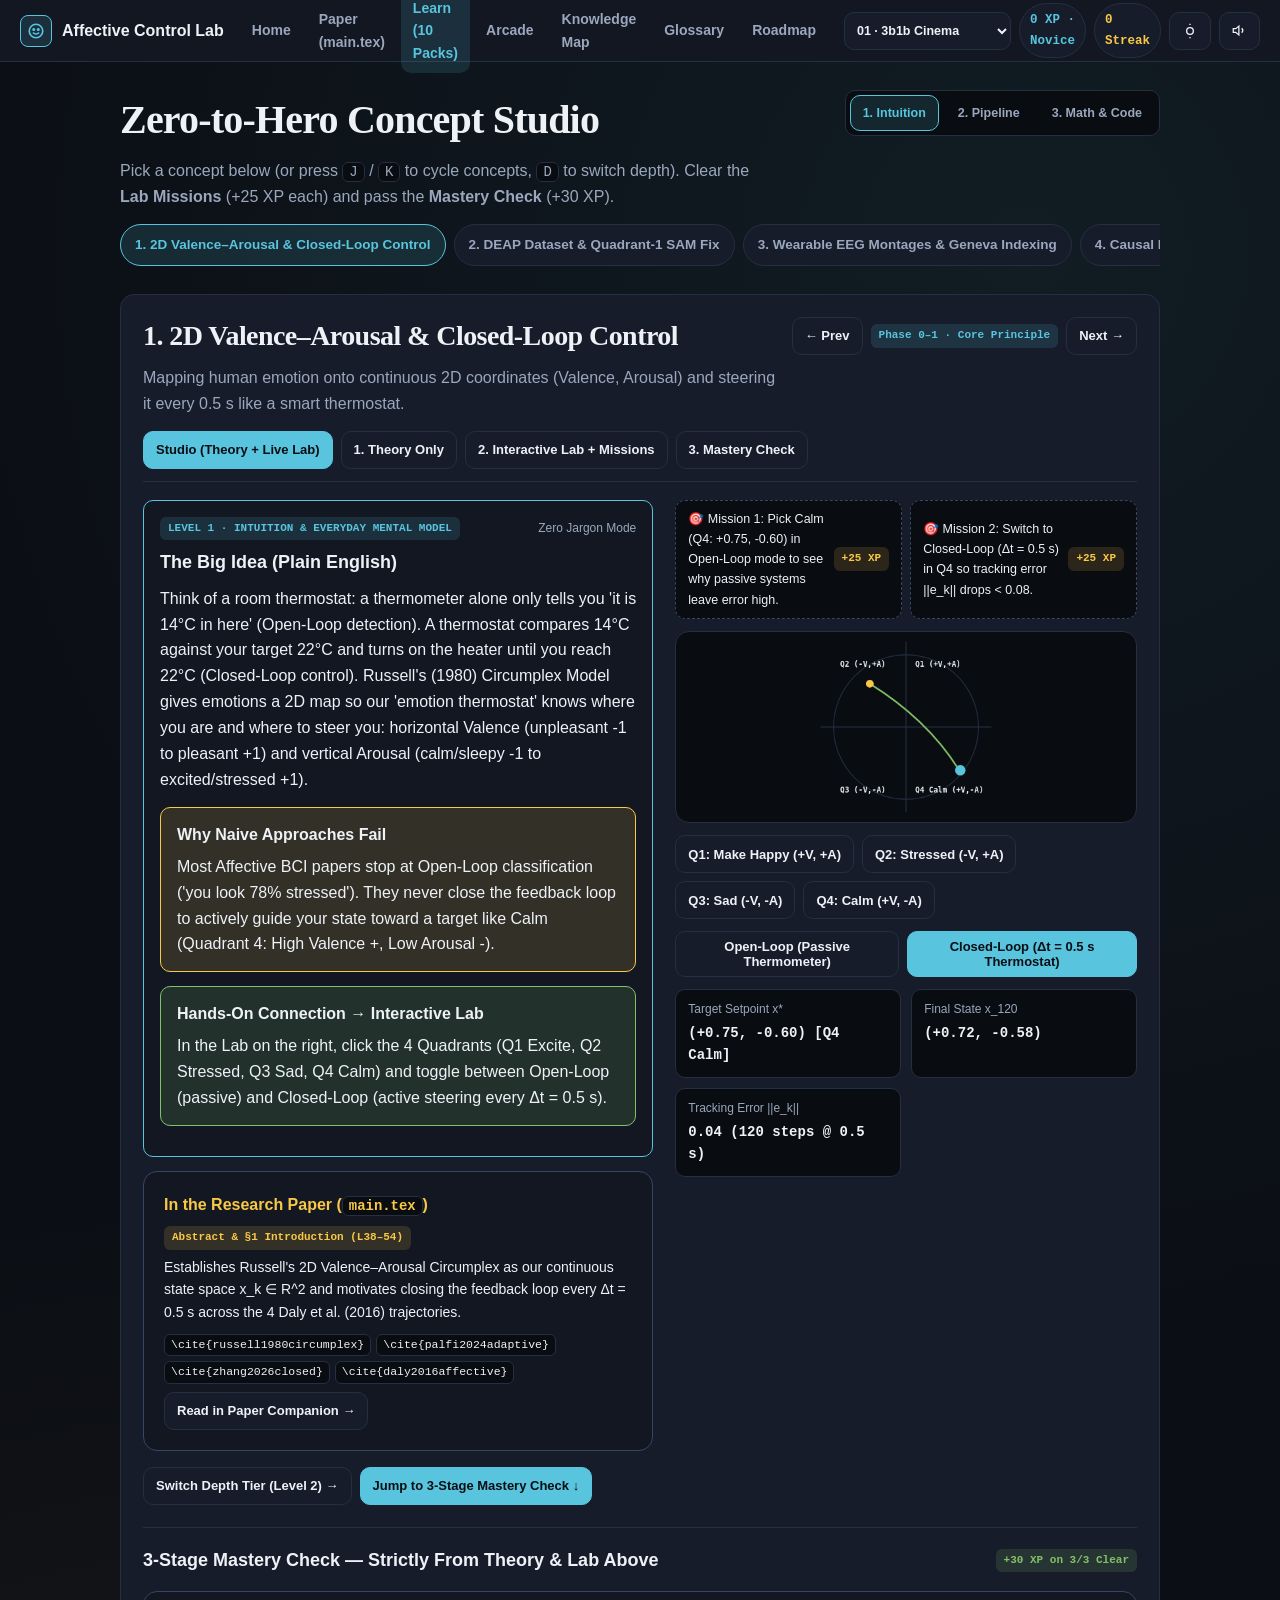
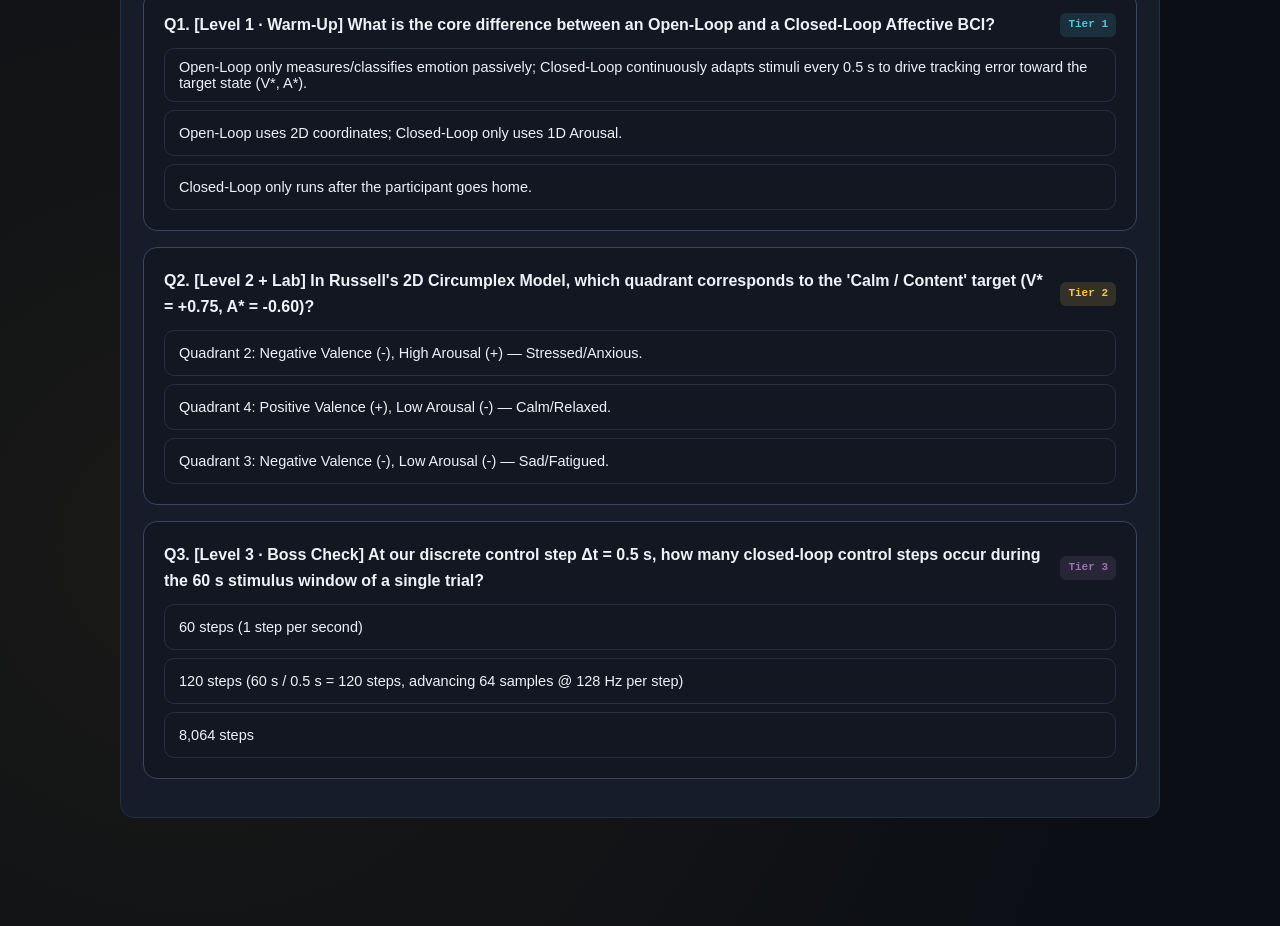
<file: learn.html>
<!DOCTYPE html>
<html lang="en">
<head>
  <meta charset="UTF-8" />
  <meta name="viewport" content="width=device-width, initial-scale=1.0" />
  <title>Learn — Zero-to-Hero Concept Studio</title>
  <link rel="stylesheet" href="styles.css" />
</head>
<body>
  <a class="skip-link" href="#mainContent">Skip to content</a>

  <header class="topbar">
    <a class="brand-link" href="index.html">
      <span class="brand-mark" aria-hidden="true">
        <svg width="18" height="18" viewBox="0 0 24 24" fill="none" stroke="currentColor" stroke-width="2.2">
          <circle cx="12" cy="12" r="9"/><path d="M8 14s1.5 2 4 2 4-2 4-2"/><circle cx="9" cy="10" r="1"/><circle cx="15" cy="10" r="1"/>
        </svg>
      </span>
      <span>Affective Control Lab</span>
    </a>

    <nav class="desktop-nav" aria-label="Main navigation">
      <a class="nav-item" href="index.html">Home</a>
      <a class="nav-item" href="learn.html" aria-current="page">Learn (10 Packs)</a>
      <a class="nav-item" href="games.html">Arcade</a>
      <a class="nav-item" href="map.html">Knowledge Map</a>
      <a class="nav-item" href="glossary.html">Glossary</a>
      <a class="nav-item" href="roadmap.html">Roadmap</a>
    </nav>

    <div class="hud-group">
      <span class="hud-pill xp" id="hudXp">0 XP</span>
      <span class="hud-pill" id="hudStreak">0 Streak</span>
      <button id="themeToggleBtn" class="btn btn-sm" type="button" aria-pressed="false" aria-label="Toggle light or dark theme">
        <svg width="16" height="16" viewBox="0 0 24 24" fill="none" stroke="currentColor" stroke-width="2" aria-hidden="true">
          <circle cx="12" cy="12" r="5"/><line x1="12" y1="1" x2="12" y2="3"/><line x1="12" y1="21" x2="12" y2="23"/>
        </svg>
      </button>
    </div>
  </header>

  <main id="mainContent" class="page-wrap" tabindex="-1">
    <div style="display:flex; flex-wrap:wrap; justify-content:space-between; align-items:center; gap:12px; margin-bottom:8px;">
      <h1 style="margin:0;">Zero-to-Hero Concept Studio</h1>
      <div class="depth-bar" role="group" aria-label="Explanation depth level">
        <button class="depth-btn" type="button" data-depth="1" aria-pressed="true">1. Intuition</button>
        <button class="depth-btn" type="button" data-depth="2" aria-pressed="false">2. Pipeline</button>
        <button class="depth-btn" type="button" data-depth="3" aria-pressed="false">3. Math &amp; Code</button>
      </div>
    </div>
    <p class="muted">Pick a concept below (or press <code>J</code> / <code>K</code> to cycle concepts, <code>D</code> to switch depth). Clear the <strong>Lab Missions</strong> (+25 XP each) and pass the <strong>Mastery Check</strong> (+30 XP).</p>

    <!-- Scrollable Concept Selector -->
    <div id="conceptRail" class="concept-rail" role="tablist" aria-label="Concepts"></div>

    <!-- Active Concept Pack -->
    <section class="surface" id="packContainer">
      <div style="display:flex; flex-wrap:wrap; justify-content:space-between; align-items:center; gap:10px; margin-bottom:10px;">
        <h2 id="packTitle" style="margin:0;">Loading...</h2>
        <div style="display:flex; gap:8px; align-items:center;">
          <button id="prevConceptBtn" class="btn btn-sm" type="button" aria-label="Previous concept">← Prev</button>
          <span id="packBadge" class="tag tag-blue">Phase 1</span>
          <button id="nextConceptBtn" class="btn btn-sm" type="button" aria-label="Next concept">Next →</button>
        </div>
      </div>
      <p id="packSummary" class="muted"></p>

      <div class="pack-tabs" role="tablist" aria-label="Pack sections">
        <button class="btn btn-sm pack-tab-btn" type="button" data-tab="studio" aria-pressed="true">Studio (Theory + Live Lab)</button>
        <button class="btn btn-sm pack-tab-btn" type="button" data-tab="theory" aria-pressed="false">1. Theory Only</button>
        <button class="btn btn-sm pack-tab-btn" type="button" data-tab="lab" aria-pressed="false">2. Interactive Lab + Missions</button>
        <button class="btn btn-sm pack-tab-btn" type="button" data-tab="trivia" aria-pressed="false">3. Mastery Check</button>
      </div>

      <div id="studioWrap" class="studio-grid">
        <div id="tabTheory"></div>
        <div id="tabLab" class="studio-lab-pane"></div>
      </div>
      <div id="tabTrivia" hidden></div>
    </section>
  </main>

  <nav class="mobile-bottom-nav" aria-label="Mobile navigation">
    <a class="bottom-tab" href="index.html">
      <svg width="20" height="20" viewBox="0 0 24 24" fill="none" stroke="currentColor" stroke-width="2" aria-hidden="true"><path d="M3 9l9-7 9 7v11a2 2 0 0 1-2 2H5a2 2 0 0 1-2-2z"/></svg>
      <span>Home</span>
    </a>
    <a class="bottom-tab" href="learn.html" aria-current="page">
      <svg width="20" height="20" viewBox="0 0 24 24" fill="none" stroke="currentColor" stroke-width="2" aria-hidden="true"><path d="M2 3h6a4 4 0 0 1 4 4v14a3 3 0 0 0-3-3H2z"/><path d="M22 3h-6a4 4 0 0 0-4 4v14a3 3 0 0 1 3-3h7z"/></svg>
      <span>Learn</span>
    </a>
    <a class="bottom-tab" href="games.html">
      <svg width="20" height="20" viewBox="0 0 24 24" fill="none" stroke="currentColor" stroke-width="2" aria-hidden="true"><polygon points="13 2 3 14 12 14 11 22 21 10 12 10 13 2"/></svg>
      <span>Arcade</span>
    </a>
    <a class="bottom-tab" href="map.html">
      <svg width="20" height="20" viewBox="0 0 24 24" fill="none" stroke="currentColor" stroke-width="2" aria-hidden="true"><circle cx="6" cy="6" r="3"/><circle cx="18" cy="18" r="3"/><circle cx="18" cy="6" r="3"/><line x1="8.5" y1="7.5" x2="15.5" y2="16.5"/><line x1="9" y1="6" x2="15" y2="6"/></svg>
      <span>Map</span>
    </a>
    <a class="bottom-tab" href="glossary.html">
      <svg width="20" height="20" viewBox="0 0 24 24" fill="none" stroke="currentColor" stroke-width="2" aria-hidden="true"><line x1="4" y1="6" x2="20" y2="6"/><line x1="4" y1="12" x2="20" y2="12"/><line x1="4" y1="18" x2="14" y2="18"/></svg>
      <span>Glossary</span>
    </a>
  </nav>

  <script src="notebook-data.js"></script>
  <script src="paper-data.js"></script>
  <script src="shared.js"></script>
  <script src="learn.js"></script>
</body>
</html>
</file>
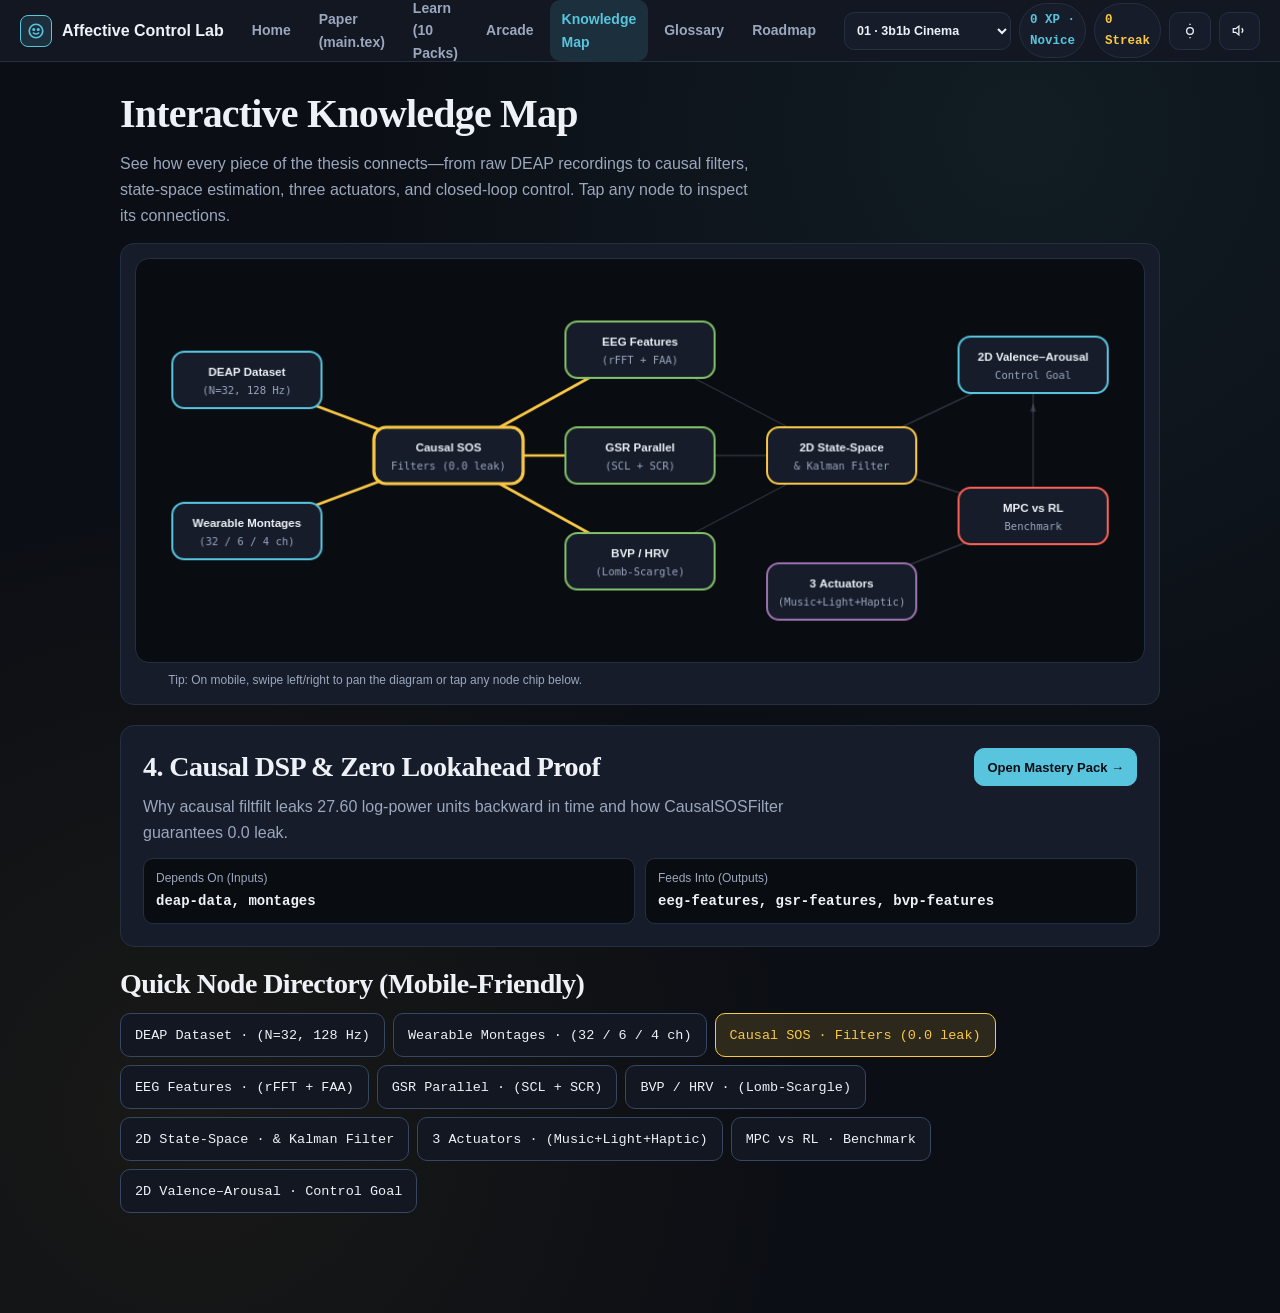
<file: map.html>
<!DOCTYPE html>
<html lang="en">
<head>
  <meta charset="UTF-8" />
  <meta name="viewport" content="width=device-width, initial-scale=1.0" />
  <title>Knowledge Map — Concept Graph</title>
  <link rel="stylesheet" href="styles.css" />
</head>
<body>
  <a class="skip-link" href="#mainContent">Skip to content</a>

  <header class="topbar">
    <a class="brand-link" href="index.html">
      <span class="brand-mark" aria-hidden="true">
        <svg width="18" height="18" viewBox="0 0 24 24" fill="none" stroke="currentColor" stroke-width="2.2">
          <circle cx="12" cy="12" r="9"/><path d="M8 14s1.5 2 4 2 4-2 4-2"/><circle cx="9" cy="10" r="1"/><circle cx="15" cy="10" r="1"/>
        </svg>
      </span>
      <span>Affective Control Lab</span>
    </a>

    <nav class="desktop-nav" aria-label="Main navigation">
      <a class="nav-item" href="index.html">Home</a>
      <a class="nav-item" href="learn.html">Learn (10 Packs)</a>
      <a class="nav-item" href="games.html">Arcade</a>
      <a class="nav-item" href="map.html" aria-current="page">Knowledge Map</a>
      <a class="nav-item" href="glossary.html">Glossary</a>
      <a class="nav-item" href="roadmap.html">Roadmap</a>
    </nav>

    <div class="hud-group">
      <span class="hud-pill xp" id="hudXp">0 XP</span>
      <span class="hud-pill" id="hudStreak">0 Streak</span>
      <button id="themeToggleBtn" class="btn btn-sm" type="button" aria-pressed="false" aria-label="Toggle theme">
        <svg width="16" height="16" viewBox="0 0 24 24" fill="none" stroke="currentColor" stroke-width="2" aria-hidden="true">
          <circle cx="12" cy="12" r="5"/><line x1="12" y1="1" x2="12" y2="3"/><line x1="12" y1="21" x2="12" y2="23"/>
        </svg>
      </button>
    </div>
  </header>

  <main id="mainContent" class="page-wrap" tabindex="-1">
    <h1>Interactive Knowledge Map</h1>
    <p class="muted">See how every piece of the thesis connects—from raw DEAP recordings to causal filters, state-space estimation, three actuators, and closed-loop control. Tap any node to inspect its connections.</p>

    <section class="surface" style="padding: 14px;">
      <div class="map-scroll-wrap">
        <canvas id="graphCanvas" class="stage-canvas" width="1000" height="400" aria-label="Interactive research knowledge graph"></canvas>
      </div>
      <p class="muted" style="font-size:12px; margin:8px 0 0; text-align:center;">
        Tip: On mobile, swipe left/right to pan the diagram or tap any node chip below.
      </p>
    </section>

    <section class="surface" id="nodeInspector" aria-live="polite">
      <div style="display:flex; flex-wrap:wrap; justify-content:space-between; align-items:center; gap:10px; margin-bottom:8px;">
        <h2 id="niTitle" style="margin:0;">Select a node above</h2>
        <a id="niLink" class="btn btn-primary btn-sm" href="learn.html">Open Mastery Pack →</a>
      </div>
      <p id="niSummary" class="muted" style="margin-bottom:10px;"></p>
      <div class="readout-row">
        <div class="readout-cell">Depends On (Inputs)<strong id="niInputs">—</strong></div>
        <div class="readout-cell">Feeds Into (Outputs)<strong id="niOutputs">—</strong></div>
      </div>
    </section>

    <h2>Quick Node Directory (Mobile-Friendly)</h2>
    <div id="nodeChipList" class="chip-bank"></div>
  </main>

  <nav class="mobile-bottom-nav" aria-label="Mobile navigation">
    <a class="bottom-tab" href="index.html">
      <svg width="20" height="20" viewBox="0 0 24 24" fill="none" stroke="currentColor" stroke-width="2" aria-hidden="true"><path d="M3 9l9-7 9 7v11a2 2 0 0 1-2 2H5a2 2 0 0 1-2-2z"/></svg>
      <span>Home</span>
    </a>
    <a class="bottom-tab" href="learn.html">
      <svg width="20" height="20" viewBox="0 0 24 24" fill="none" stroke="currentColor" stroke-width="2" aria-hidden="true"><path d="M2 3h6a4 4 0 0 1 4 4v14a3 3 0 0 0-3-3H2z"/><path d="M22 3h-6a4 4 0 0 0-4 4v14a3 3 0 0 1 3-3h7z"/></svg>
      <span>Learn</span>
    </a>
    <a class="bottom-tab" href="games.html">
      <svg width="20" height="20" viewBox="0 0 24 24" fill="none" stroke="currentColor" stroke-width="2" aria-hidden="true"><polygon points="13 2 3 14 12 14 11 22 21 10 12 10 13 2"/></svg>
      <span>Arcade</span>
    </a>
    <a class="bottom-tab" href="map.html" aria-current="page">
      <svg width="20" height="20" viewBox="0 0 24 24" fill="none" stroke="currentColor" stroke-width="2" aria-hidden="true"><circle cx="6" cy="6" r="3"/><circle cx="18" cy="18" r="3"/><circle cx="18" cy="6" r="3"/><line x1="8.5" y1="7.5" x2="15.5" y2="16.5"/><line x1="9" y1="6" x2="15" y2="6"/></svg>
      <span>Map</span>
    </a>
    <a class="bottom-tab" href="glossary.html">
      <svg width="20" height="20" viewBox="0 0 24 24" fill="none" stroke="currentColor" stroke-width="2" aria-hidden="true"><line x1="4" y1="6" x2="20" y2="6"/><line x1="4" y1="12" x2="20" y2="12"/><line x1="4" y1="18" x2="14" y2="18"/></svg>
      <span>Glossary</span>
    </a>
  </nav>

  <script src="notebook-data.js"></script>
  <script src="shared.js"></script>
  <script>
    (function () {
      const DATA = window.NOTEBOOK_DATA;
      const { nodes, edges } = DATA.knowledgeGraph;
      const canvas = document.getElementById("graphCanvas");
      const W = 1000, H = 400;
      const ctx = window.NotebookState.setupHiDPICanvas(canvas, W, H);
      let selectedId = "causal-filters";

      function selectNode(id) {
        selectedId = id;
        const c = DATA.concepts.find((x) => x.id === id);
        const ins = edges.filter((e) => e[1] === id).map((e) => e[0]);
        const outs = edges.filter((e) => e[0] === id).map((e) => e[1]);
        document.getElementById("niTitle").textContent = c ? c.title : id;
        document.getElementById("niSummary").textContent = c ? c.summary : "";
        document.getElementById("niLink").href = `learn.html?concept=${id}`;
        document.getElementById("niInputs").textContent = ins.length ? ins.join(", ") : "Root Input";
        document.getElementById("niOutputs").textContent = outs.length ? outs.join(", ") : "Final Manuscript Goal";
        document.querySelectorAll(".n-chip").forEach((b) => {
          b.classList.toggle("selected", b.dataset.id === id);
        });
        draw();
      }

      function draw() {
        const isLight = document.body.classList.contains("light-theme");
        ctx.clearRect(0, 0, W, H);

        // Edges
        edges.forEach(([aId, bId]) => {
          const a = nodes.find((n) => n.id === aId);
          const b = nodes.find((n) => n.id === bId);
          const active = aId === selectedId || bId === selectedId;
          ctx.strokeStyle = active ? "#f9c846" : (isLight ? "rgba(15,23,42,0.18)" : "rgba(154,167,189,0.25)");
          ctx.lineWidth = active ? 2.6 : 1.4;
          ctx.beginPath();
          ctx.moveTo(a.x, a.y);
          ctx.lineTo(b.x, b.y);
          ctx.stroke();

          // Arrowhead
          const ang = Math.atan2(b.y - a.y, b.x - a.x);
          const ax = b.x - Math.cos(ang) * 38;
          const ay = b.y - Math.sin(ang) * 38;
          ctx.fillStyle = ctx.strokeStyle;
          ctx.beginPath();
          ctx.moveTo(ax, ay);
          ctx.lineTo(ax - Math.cos(ang - 0.35) * 9, ay - Math.sin(ang - 0.35) * 9);
          ctx.lineTo(ax - Math.cos(ang + 0.35) * 9, ay - Math.sin(ang + 0.35) * 9);
          ctx.closePath();
          ctx.fill();
        });

        // Nodes
        const mastered = window.NotebookState.get().mastered;
        nodes.forEach((n) => {
          const isSel = n.id === selectedId;
          const isMast = mastered.includes(n.id);
          ctx.fillStyle = isLight ? "#ffffff" : "#161c2a";
          ctx.strokeStyle = isSel ? "#f9c846" : (isMast ? "#83c167" : n.color);
          ctx.lineWidth = isSel ? 3.2 : 2;
          ctx.beginPath();
          ctx.roundRect(n.x - 74, n.y - 28, 148, 56, 12);
          ctx.fill();
          ctx.stroke();

          ctx.fillStyle = isLight ? "#111827" : "#eef2f7";
          ctx.font = "600 11.5px 'Fira Sans', sans-serif";
          ctx.textAlign = "center";
          const lines = n.label.split("\n");
          ctx.fillText(lines[0], n.x, n.y - 4);
          if (lines[1]) {
            ctx.fillStyle = isLight ? "#4b5563" : "#9aa7bd";
            ctx.font = "500 10.5px 'Fira Code', monospace";
            ctx.fillText(lines[1], n.x, n.y + 14);
          }
        });
        ctx.textAlign = "left";
      }

      canvas.addEventListener("click", (e) => {
        const r = canvas.getBoundingClientRect();
        const px = ((e.clientX - r.left) / r.width) * W;
        const py = ((e.clientY - r.top) / r.height) * H;
        const hit = nodes.find((n) => Math.abs(px - n.x) <= 76 && Math.abs(py - n.y) <= 30);
        if (hit) selectNode(hit.id);
      });

      document.getElementById("nodeChipList").innerHTML = nodes
        .map((n) => `<button class="game-chip n-chip" type="button" data-id="${n.id}">${n.label.replace("\n", " · ")}</button>`)
        .join("");
      document.querySelectorAll(".n-chip").forEach((b) => b.addEventListener("click", () => selectNode(b.dataset.id)));
      window.addEventListener("themechange", draw);
      selectNode("causal-filters");
    })();
  </script>
</body>
</html>
</file>
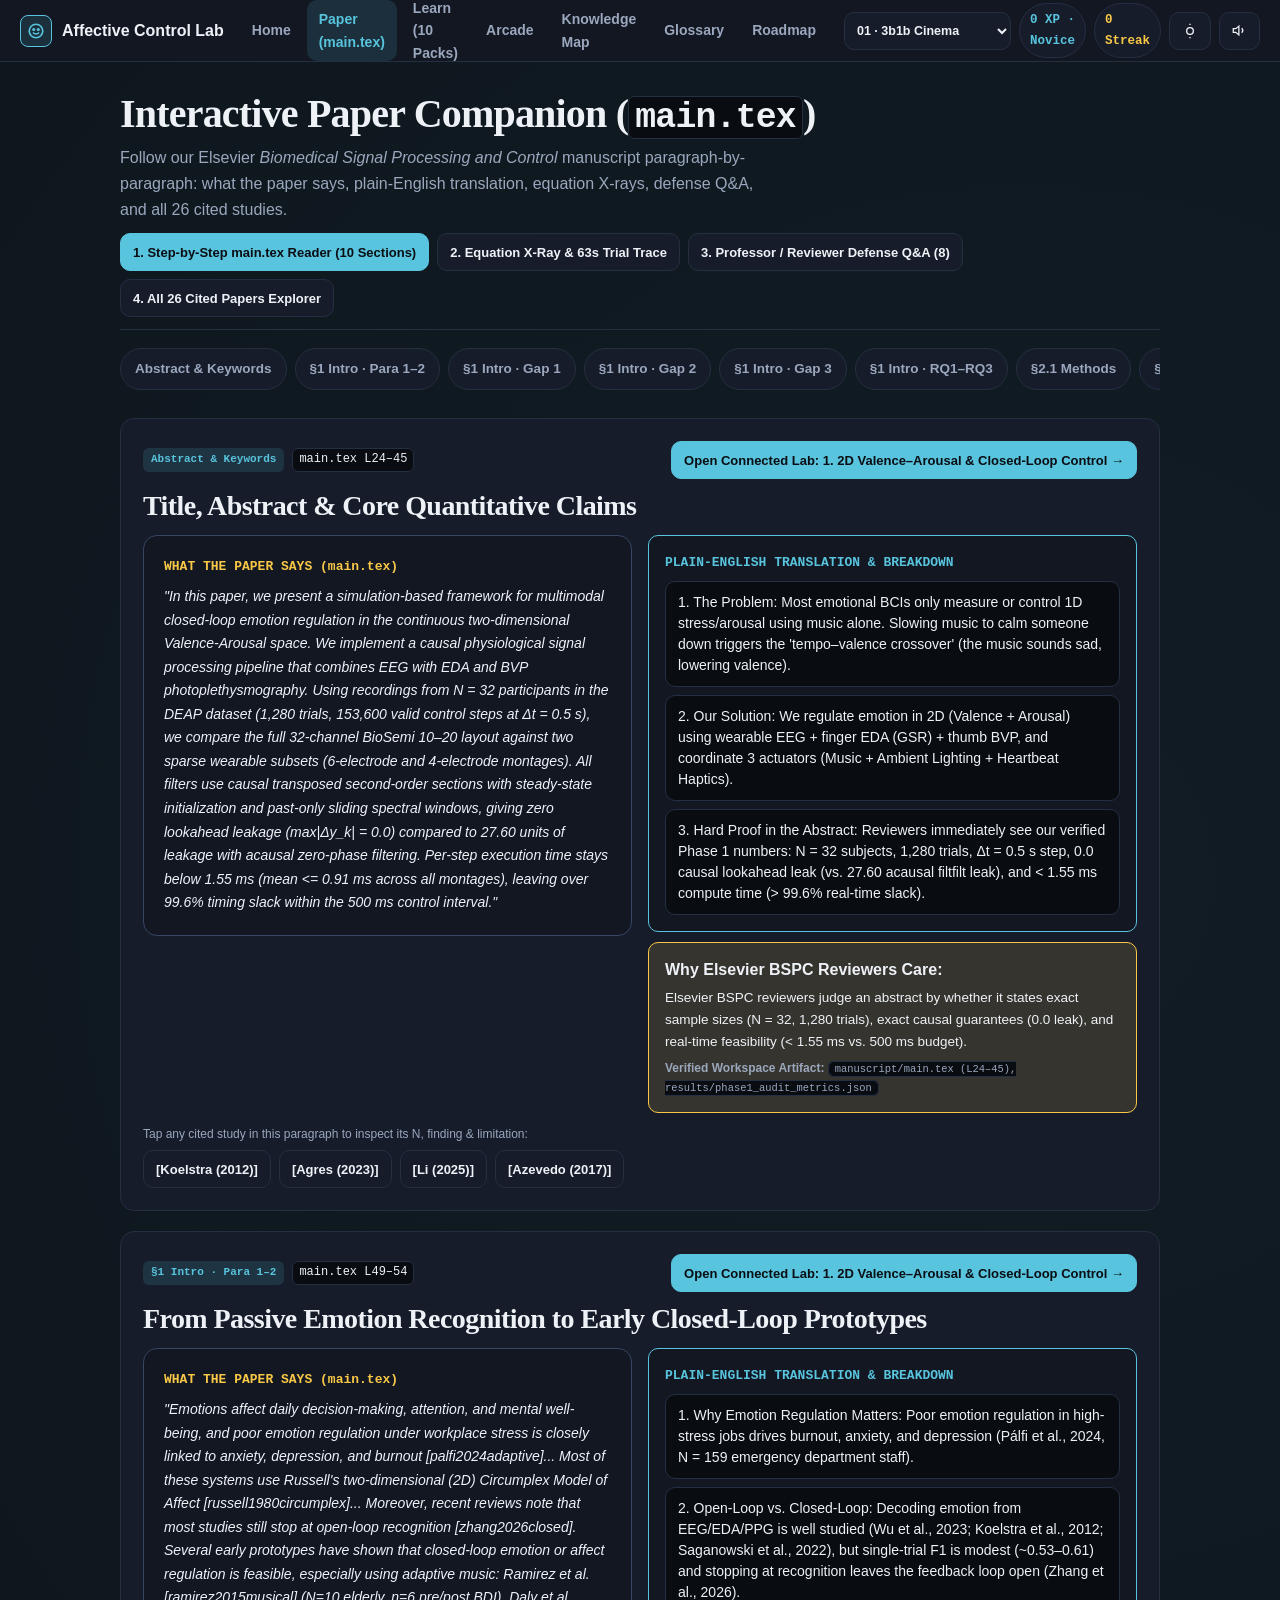
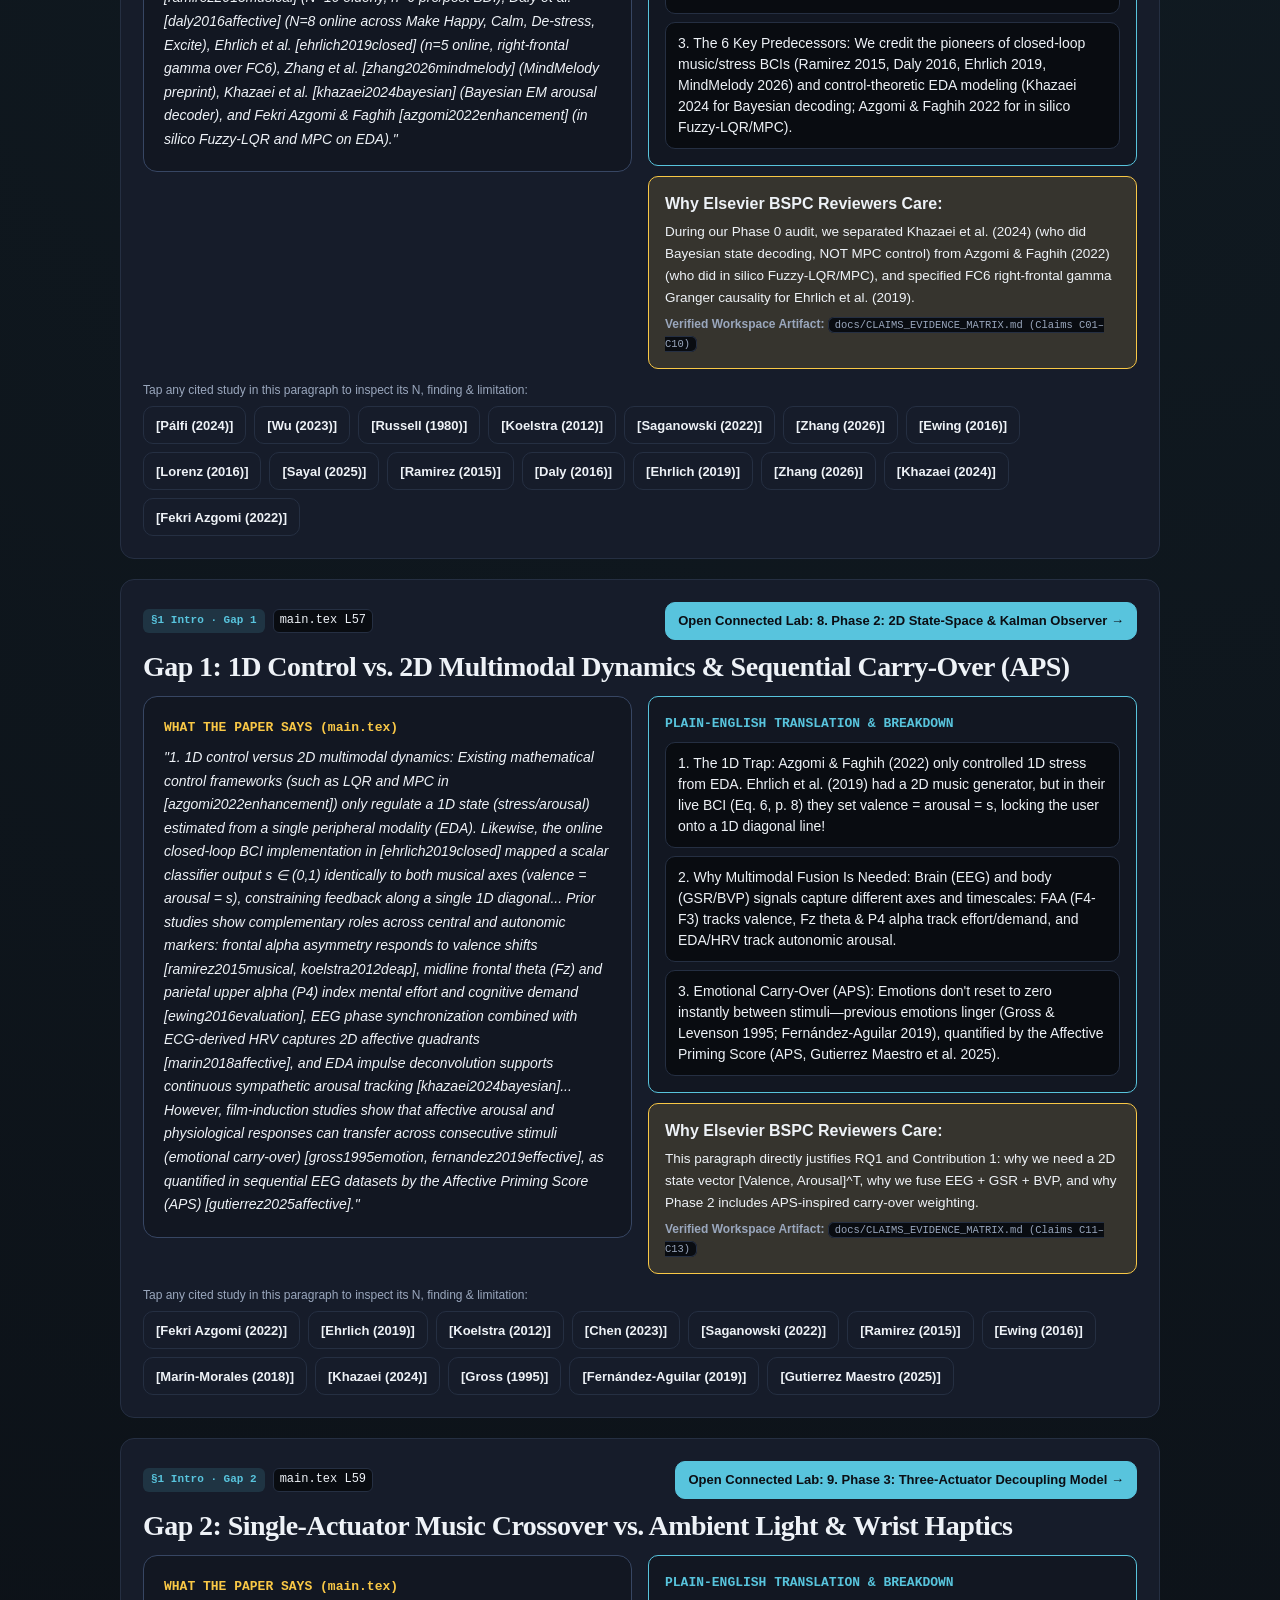
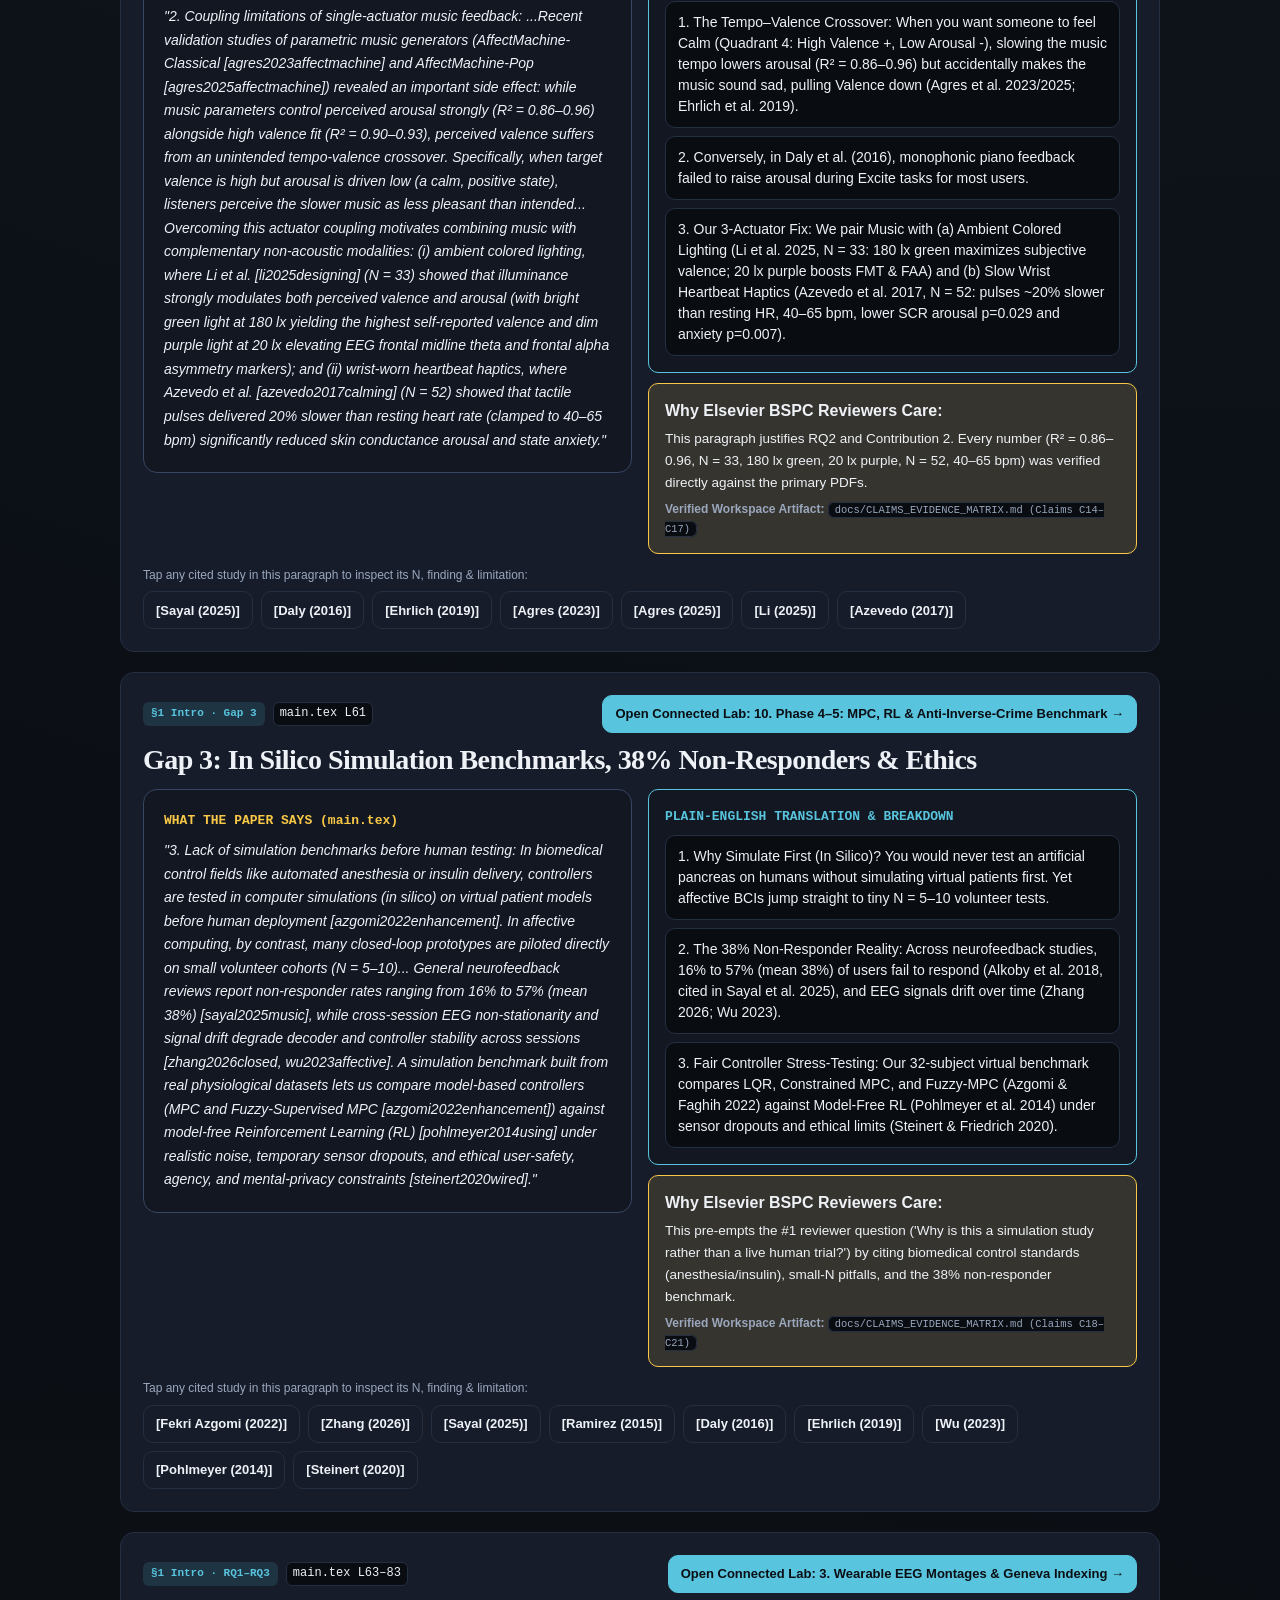
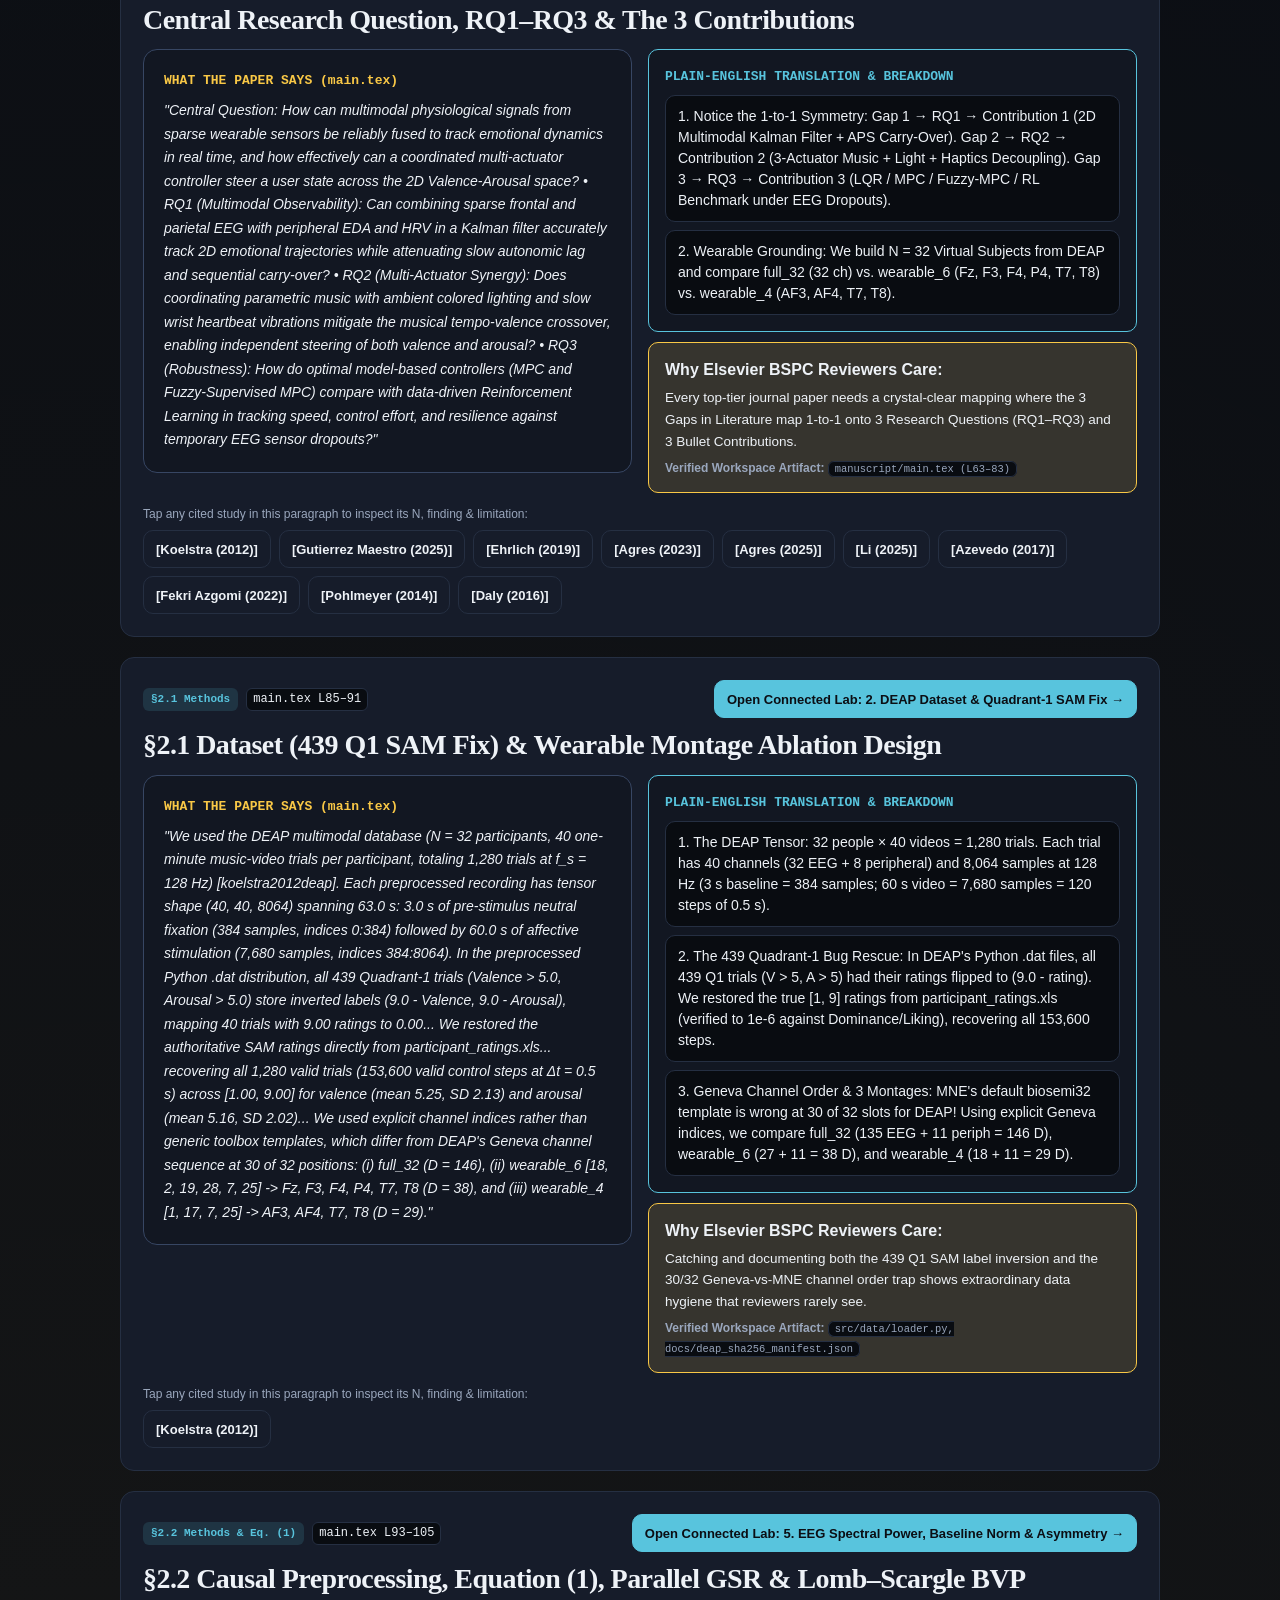
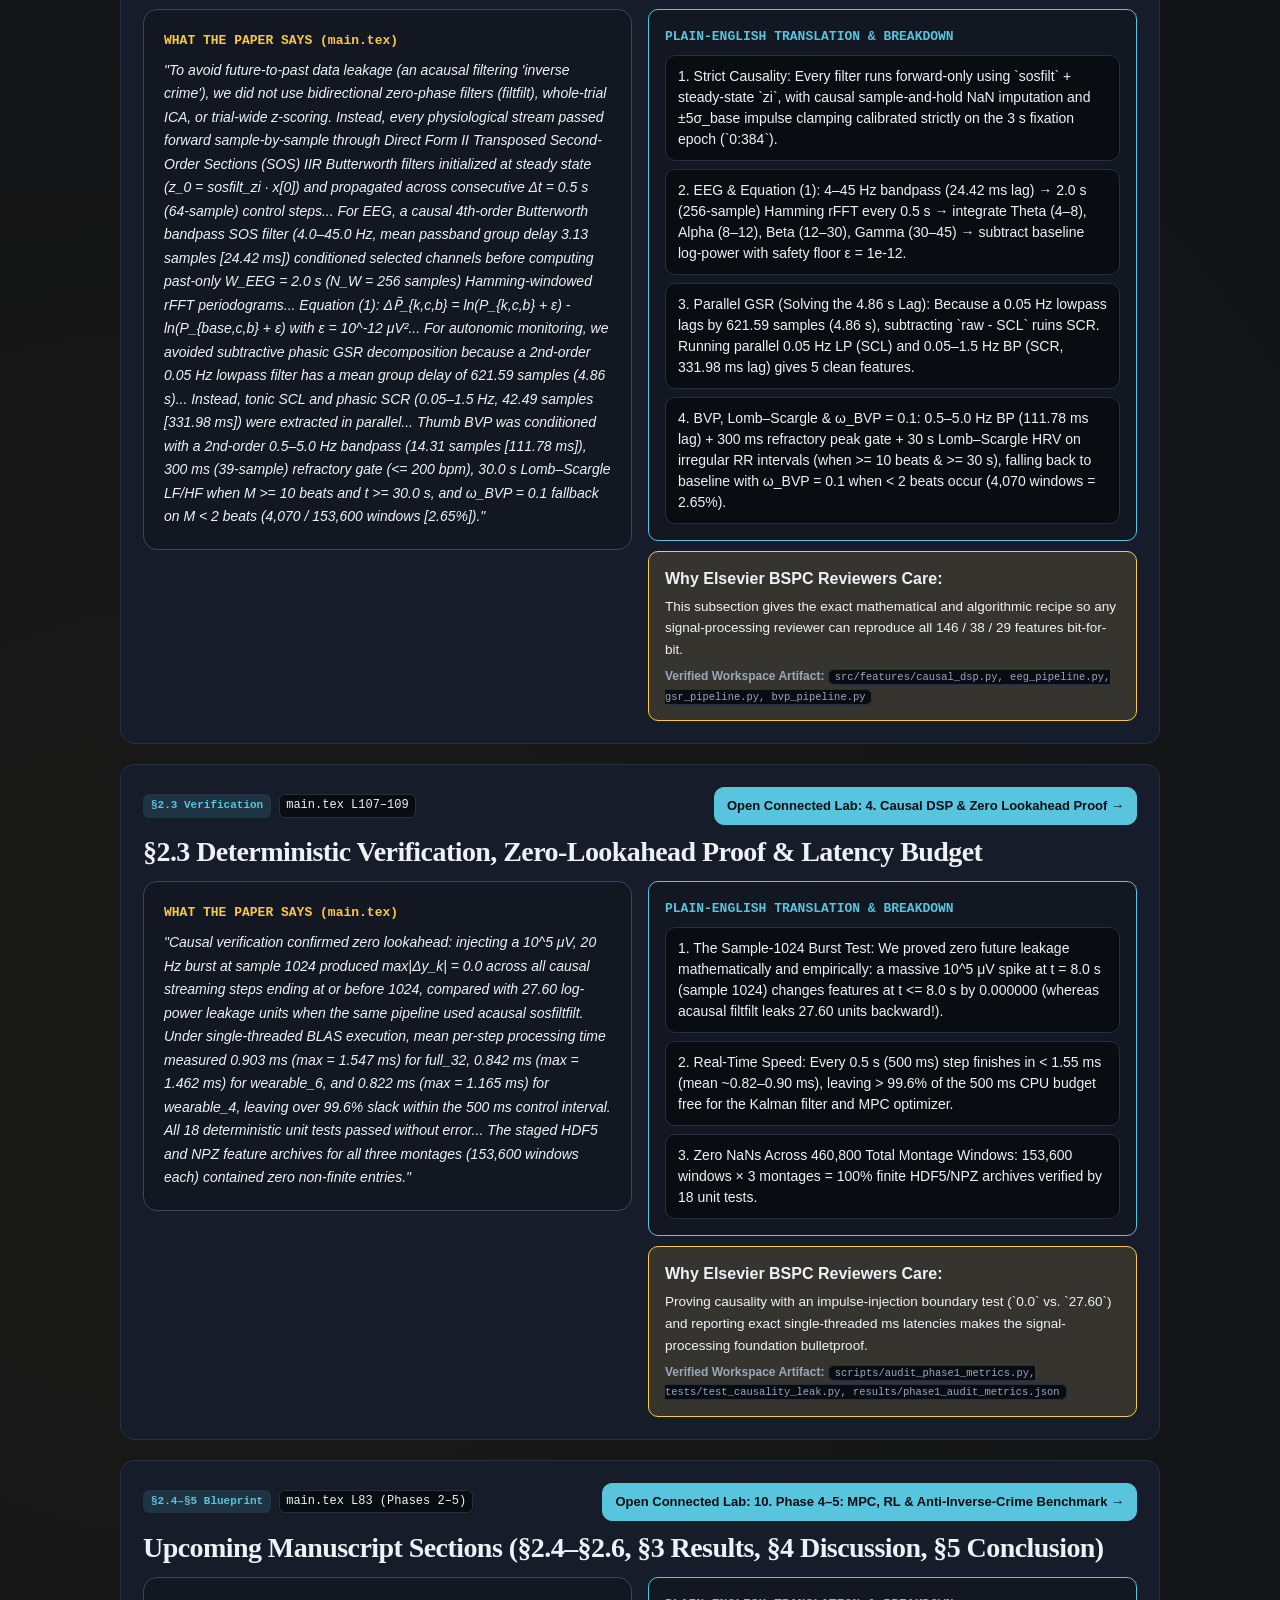
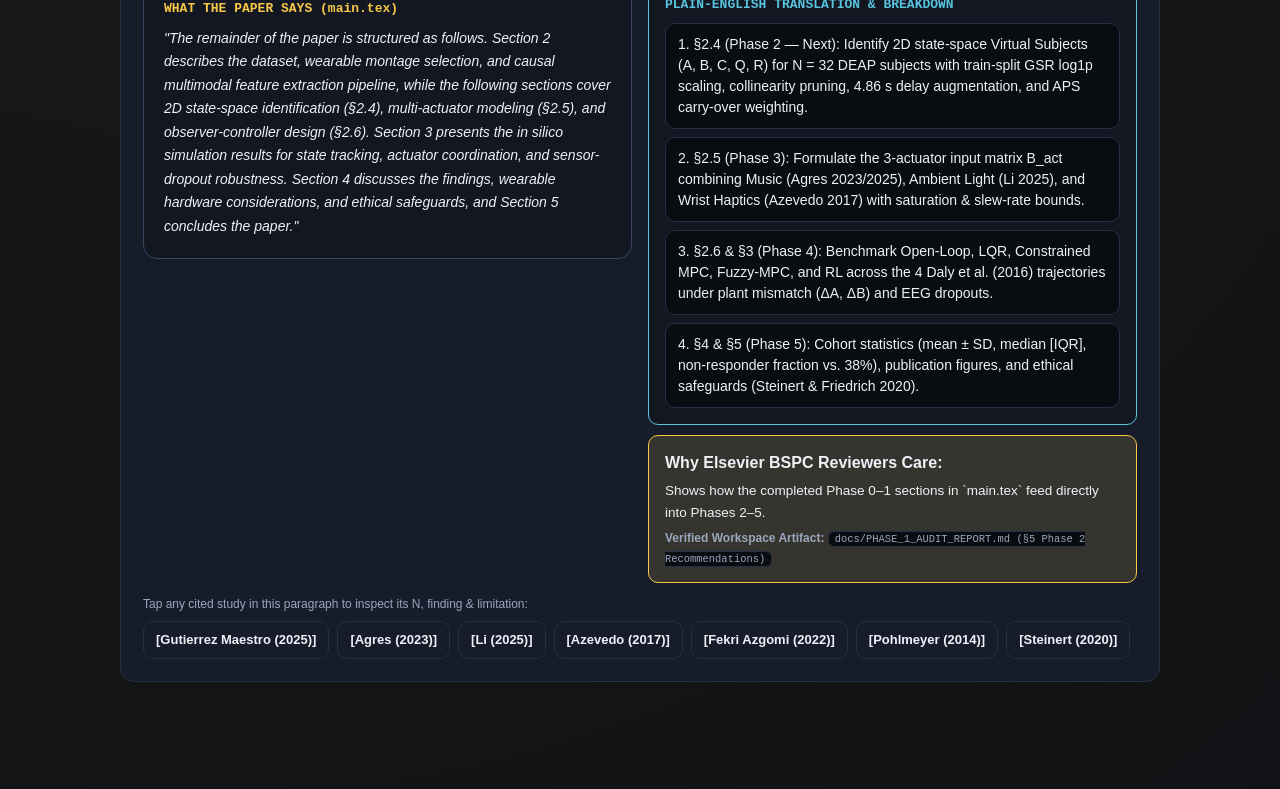
<file: paper.html>
<!DOCTYPE html>
<html lang="en">
<head>
  <meta charset="UTF-8" />
  <meta name="viewport" content="width=device-width, initial-scale=1.0" />
  <title>Paper Companion — Step-by-Step main.tex Walkthrough</title>
  <link rel="stylesheet" href="styles.css" />
</head>
<body>
  <a class="skip-link" href="#mainContent">Skip to content</a>

  <header class="topbar">
    <a class="brand-link" href="index.html">
      <span class="brand-mark" aria-hidden="true">
        <svg width="18" height="18" viewBox="0 0 24 24" fill="none" stroke="currentColor" stroke-width="2.2">
          <circle cx="12" cy="12" r="9"/><path d="M8 14s1.5 2 4 2 4-2 4-2"/><circle cx="9" cy="10" r="1"/><circle cx="15" cy="10" r="1"/>
        </svg>
      </span>
      <span>Affective Control Lab</span>
    </a>

    <nav class="desktop-nav" aria-label="Main navigation">
      <a class="nav-item" href="index.html">Home</a>
      <a class="nav-item" href="paper.html" aria-current="page">Paper (main.tex)</a>
      <a class="nav-item" href="learn.html">Learn (10 Packs)</a>
      <a class="nav-item" href="games.html">Arcade</a>
      <a class="nav-item" href="map.html">Knowledge Map</a>
      <a class="nav-item" href="glossary.html">Glossary</a>
      <a class="nav-item" href="roadmap.html">Roadmap</a>
    </nav>

    <div class="hud-group">
      <span class="hud-pill xp" id="hudXp">0 XP</span>
      <span class="hud-pill" id="hudStreak">0 Streak</span>
      <button id="themeToggleBtn" class="btn btn-sm" type="button" aria-pressed="false" aria-label="Toggle light or dark theme">
        <svg width="16" height="16" viewBox="0 0 24 24" fill="none" stroke="currentColor" stroke-width="2" aria-hidden="true">
          <circle cx="12" cy="12" r="5"/><line x1="12" y1="1" x2="12" y2="3"/><line x1="12" y1="21" x2="12" y2="23"/>
        </svg>
      </button>
    </div>
  </header>

  <main id="mainContent" class="page-wrap" tabindex="-1">
    <div style="display:flex; flex-wrap:wrap; justify-content:space-between; align-items:flex-start; gap:12px; margin-bottom:10px;">
      <div>
        <h1 style="margin-bottom:6px;">Interactive Paper Companion (<code>main.tex</code>)</h1>
        <p class="muted" style="margin:0;">
          Follow our Elsevier <em>Biomedical Signal Processing and Control</em> manuscript paragraph-by-paragraph: what the paper says, plain-English translation, equation X-rays, defense Q&amp;A, and all 26 cited studies.
        </p>
      </div>
    </div>

    <!-- 4-Mode Switcher (Swipeable on Mobile) -->
    <div class="pack-tabs" role="tablist" aria-label="Paper companion modes">
      <button class="btn btn-sm pmode-btn" type="button" data-pm="reader" aria-pressed="true">1. Step-by-Step main.tex Reader (10 Sections)</button>
      <button class="btn btn-sm pmode-btn" type="button" data-pm="xray" aria-pressed="false">2. Equation X-Ray &amp; 63s Trial Trace</button>
      <button class="btn btn-sm pmode-btn" type="button" data-pm="defense" aria-pressed="false">3. Professor / Reviewer Defense Q&amp;A (8)</button>
      <button class="btn btn-sm pmode-btn" type="button" data-pm="lit" aria-pressed="false">4. All 26 Cited Papers Explorer</button>
    </div>

    <!-- MODE 1: Step-by-Step Annotated Manuscript Reader -->
    <section id="paneReader">
      <div id="paperSecRail" class="concept-rail" aria-label="Jump to paper section"></div>
      <div id="paperSectionsList"></div>
    </section>

    <!-- MODE 2: Interactive Equation X-Ray & 63-Second Trial Data Trace -->
    <section id="paneXray" hidden>
      <div class="surface">
        <h2>Interactive Equation "X-Ray" — Tap Any Symbol Token</h2>
        <p class="muted">Tap any symbol chip below to inspect its plain-English meaning, exact physical units, and the line of Python code in <code>src/</code> that computes it.</p>
        <div id="xrayList"></div>
      </div>

      <div class="surface">
        <h2>Follow One 63-Second DEAP Trial (<code>s01.dat</code>, Trial 1) — End-to-End Trace</h2>
        <p class="muted">Scrub or tap through all 6 stages of a single 63.0 s recording (`8,064 samples @ 128 Hz`) to see how raw microvolts become 2D state estimates and 3-actuator commands.</p>
        <div id="traceStageRail" class="concept-rail" role="tablist" aria-label="Trial stages"></div>
        <div id="traceStageDetail" class="surface-lab"></div>
      </div>
    </section>

    <!-- MODE 3: Professor / Reviewer Defense Q&A Simulator -->
    <section id="paneDefense" hidden>
      <div class="surface">
        <div style="display:flex; flex-wrap:wrap; justify-content:space-between; align-items:center; gap:8px; margin-bottom:10px;">
          <h2 style="margin:0;">Professor &amp; Reviewer Oral Defense Simulator</h2>
          <span class="tag tag-gold">+15 XP per Mastered Defense</span>
        </div>
        <p class="muted">Read each tough committee/reviewer question, formulate your answer in your head, then tap <strong>Reveal Bulletproof Defense Answer</strong>.</p>
        <div id="defenseCardsList"></div>
      </div>
    </section>

    <!-- MODE 4: All 26 Cited Papers Explorer (Literature Matrix) -->
    <section id="paneLit" hidden>
      <div class="surface">
        <h2>All 26 Verified Cited Papers in <code>references.bib</code></h2>
        <p class="muted">Every reference audited against its primary PDF in <code>docs/CLAIMS_EVIDENCE_MATRIX.md</code>: cohort size ($N$), what they proved, their limitation, and how <code>main.tex</code> uses them.</p>
        <div style="display:flex; flex-wrap:wrap; gap:10px; margin-bottom:12px;">
          <input id="litSearch" type="search" placeholder="Search author, year, topic, or BibTeX key (press /)..." aria-label="Search 26 cited papers"
            style="flex:1; min-width:220px; min-height:44px; padding:10px 14px; border-radius:var(--radius-sm); border:1px solid var(--border); background:var(--bg-code); color:var(--text); font-family:var(--font-sans); font-size:14.5px;" />
        </div>
        <div id="litCatChips" class="chip-bank" role="group" aria-label="Filter papers by role"></div>
        <div id="litGrid" class="grid-2"></div>
      </div>
    </section>
  </main>

  <nav class="mobile-bottom-nav" aria-label="Mobile navigation">
    <a class="bottom-tab" href="index.html">
      <svg width="20" height="20" viewBox="0 0 24 24" fill="none" stroke="currentColor" stroke-width="2" aria-hidden="true"><path d="M3 9l9-7 9 7v11a2 2 0 0 1-2 2H5a2 2 0 0 1-2-2z"/></svg>
      <span>Home</span>
    </a>
    <a class="bottom-tab" href="paper.html" aria-current="page">
      <svg width="20" height="20" viewBox="0 0 24 24" fill="none" stroke="currentColor" stroke-width="2" aria-hidden="true"><path d="M14 2H6a2 2 0 0 0-2 2v16a2 2 0 0 0 2 2h12a2 2 0 0 0 2-2V8z"/><polyline points="14 2 14 8 20 8"/></svg>
      <span>Paper</span>
    </a>
    <a class="bottom-tab" href="learn.html">
      <svg width="20" height="20" viewBox="0 0 24 24" fill="none" stroke="currentColor" stroke-width="2" aria-hidden="true"><path d="M2 3h6a4 4 0 0 1 4 4v14a3 3 0 0 0-3-3H2z"/><path d="M22 3h-6a4 4 0 0 0-4 4v14a3 3 0 0 1 3-3h7z"/></svg>
      <span>Learn</span>
    </a>
    <a class="bottom-tab" href="games.html">
      <svg width="20" height="20" viewBox="0 0 24 24" fill="none" stroke="currentColor" stroke-width="2" aria-hidden="true"><polygon points="13 2 3 14 12 14 11 22 21 10 12 10 13 2"/></svg>
      <span>Arcade</span>
    </a>
    <a class="bottom-tab" href="map.html">
      <svg width="20" height="20" viewBox="0 0 24 24" fill="none" stroke="currentColor" stroke-width="2" aria-hidden="true"><circle cx="6" cy="6" r="3"/><circle cx="18" cy="18" r="3"/><circle cx="18" cy="6" r="3"/><line x1="8.5" y1="7.5" x2="15.5" y2="16.5"/><line x1="9" y1="6" x2="15" y2="6"/></svg>
      <span>Map</span>
    </a>
    <a class="bottom-tab" href="glossary.html">
      <svg width="20" height="20" viewBox="0 0 24 24" fill="none" stroke="currentColor" stroke-width="2" aria-hidden="true"><line x1="4" y1="6" x2="20" y2="6"/><line x1="4" y1="12" x2="20" y2="12"/><line x1="4" y1="18" x2="14" y2="18"/></svg>
      <span>Glossary</span>
    </a>
  </nav>

  <script src="notebook-data.js"></script>
  <script src="paper-data.js"></script>
  <script src="shared.js"></script>
  <script>
    (function () {
      const P = window.PAPER_DATA;
      const NB = window.NOTEBOOK_DATA;
      const State = window.NotebookState;
      if (!P || !State) return;

      const panes = {
        reader: document.getElementById("paneReader"),
        xray: document.getElementById("paneXray"),
        defense: document.getElementById("paneDefense"),
        lit: document.getElementById("paneLit")
      };

      function switchMode(m) {
        State.playSound("tap");
        document.querySelectorAll(".pmode-btn").forEach((b) => {
          b.setAttribute("aria-pressed", String(b.dataset.pm === m));
        });
        Object.entries(panes).forEach(([k, el]) => {
          el.hidden = k !== m;
        });
      }

      document.querySelectorAll(".pmode-btn").forEach((btn) => {
        btn.addEventListener("click", () => switchMode(btn.dataset.pm));
      });

      const urlMode = new URLSearchParams(window.location.search).get("mode");
      if (urlMode && panes[urlMode]) switchMode(urlMode);

      // Helper to look up citation object by key
      function getCit(key) {
        return P.citations.find((c) => c.key === key);
      }

      // ----------------------------------------------------------------------
      // MODE 1: Step-by-Step Annotated Manuscript Reader
      // ----------------------------------------------------------------------
      const secRail = document.getElementById("paperSecRail");
      const secList = document.getElementById("paperSectionsList");

      secRail.innerHTML = P.sections
        .map((s) => `<a class="concept-chip" href="#${s.id}" style="text-decoration:none;">${s.badge}</a>`)
        .join("");

      secList.innerHTML = P.sections
        .map((s) => {
          const conceptObj = NB.concepts.find((c) => c.id === s.conceptId);
          const citChips = s.citations.length
            ? `<div style="margin-top:12px;">
                <span class="muted" style="font-size:12px; display:block; margin-bottom:6px;">Tap any cited study in this paragraph to inspect its N, finding &amp; limitation:</span>
                <div class="chip-bank" style="margin:0;">
                  ${s.citations
                    .map((k) => {
                      const co = getCit(k);
                      const label = co ? `${co.authors.split(",")[0]} (${co.year})` : k;
                      return `<button class="btn btn-sm cit-pill" type="button" data-sec="${s.id}" data-ckey="${k}">[${label}]</button>`;
                    })
                    .join("")}
                </div>
                <div id="citDrawer_${s.id}" class="note-box" hidden style="margin-top:10px;"></div>
              </div>`
            : "";

          return `
            <article class="surface" id="${s.id}">
              <div style="display:flex; flex-wrap:wrap; justify-content:space-between; align-items:center; gap:8px; margin-bottom:10px;">
                <div style="display:flex; align-items:center; gap:8px; flex-wrap:wrap;">
                  <span class="tag tag-blue">${s.badge}</span>
                  <code style="font-size:12px;">${s.lines}</code>
                </div>
                <a class="btn btn-primary btn-sm" href="learn.html?concept=${s.conceptId}">
                  Open Connected Lab: ${conceptObj ? conceptObj.title : s.conceptId} →
                </a>
              </div>

              <h2 style="margin-bottom:12px;">${s.title}</h2>

              <div class="grid-2" style="align-items:start;">
                <div class="surface-lab" style="margin:0;">
                  <div style="display:flex; justify-content:space-between; align-items:center; margin-bottom:8px;">
                    <strong style="color:var(--b1b-gold); font-size:13px; font-family:var(--font-mono);">WHAT THE PAPER SAYS (main.tex)</strong>
                  </div>
                  <p style="font-size:14px; line-height:1.68; margin:0; font-style:italic;">"${s.paperQuote}"</p>
                </div>

                <div>
                  <div class="depth-tier-card tier-1">
                    <strong style="color:var(--b1b-blue); font-size:13px; font-family:var(--font-mono); display:block; margin-bottom:8px;">PLAIN-ENGLISH TRANSLATION &amp; BREAKDOWN</strong>
                    <div class="pipeline-steps" style="margin:0;">
                      ${s.plainEnglish.map((line) => `<div class="pipeline-step-row">${line}</div>`).join("")}
                    </div>
                  </div>
                  <div class="note-box warn" style="margin-top:10px; margin-bottom:0;">
                    <strong>Why Elsevier BSPC Reviewers Care:</strong>
                    <p style="margin:4px 0 0; font-size:13.5px;">${s.reviewerWhy}</p>
                    <p class="muted" style="margin:6px 0 0; font-size:12px;"><strong>Verified Workspace Artifact:</strong> <code>${s.codeRef}</code></p>
                  </div>
                </div>
              </div>

              ${citChips}
            </article>
          `;
        })
        .join("");

      secList.querySelectorAll(".cit-pill").forEach((btn) => {
        btn.addEventListener("click", () => {
          State.playSound("tap");
          const secId = btn.dataset.sec;
          const k = btn.dataset.ckey;
          const co = getCit(k);
          const drawer = document.getElementById(`citDrawer_${secId}`);
          if (!co || !drawer) return;
          drawer.hidden = false;
          drawer.innerHTML = `
            <div style="display:flex; justify-content:space-between; align-items:flex-start; gap:8px; flex-wrap:wrap;">
              <strong>${co.authors} (${co.year}) — ${co.title}</strong>
              <span class="tag tag-gold">${co.sampleSize}</span>
            </div>
            <p class="muted" style="font-size:12.5px; margin:4px 0 8px;"><em>${co.venue}</em> · DOI/ID: <code>${co.doi}</code></p>
            <div class="pipeline-steps" style="margin:0;">
              <div class="pipeline-step-row"><strong>What They Proved:</strong> ${co.proved}</div>
              <div class="pipeline-step-row"><strong>Their Limitation (The Gap):</strong> ${co.limitation}</div>
              <div class="pipeline-step-row"><strong>How Our Paper Uses It:</strong> ${co.howWeUseIt}</div>
            </div>
          `;
        });
      });

      // ----------------------------------------------------------------------
      // MODE 2: Interactive Equation X-Ray & 63s Trial Data Trace
      // ----------------------------------------------------------------------
      const xrayList = document.getElementById("xrayList");
      xrayList.innerHTML = P.equationXrays
        .map(
          (eq, eqIdx) => `
          <div class="surface-lab" data-eqi="${eqIdx}">
            <h3>${eq.title}</h3>
            <div class="math-block" style="font-size:16px; font-weight:700; text-align:center;">${eq.latexDisplay}</div>
            <p class="muted" style="font-size:13px; margin-bottom:8px;">Tap any symbol token below to X-Ray its meaning, units, and Python code:</p>
            <div class="chip-bank">
              ${eq.tokens
                .map(
                  (t, ti) =>
                    `<button class="game-chip xray-tok ${ti === 0 ? "selected" : ""}" type="button" data-eqi="${eqIdx}" data-ti="${ti}">${t.sym}</button>`
                )
                .join("")}
            </div>
            <div class="note-box" id="xrayDetail_${eqIdx}"></div>
          </div>
        `
        )
        .join("");

      function renderXrayToken(eqIdx, ti) {
        const t = P.equationXrays[eqIdx].tokens[ti];
        const box = document.getElementById(`xrayDetail_${eqIdx}`);
        if (!box || !t) return;
        box.innerHTML = `
          <div style="display:flex; justify-content:space-between; align-items:center; flex-wrap:wrap; gap:8px; margin-bottom:6px;">
            <strong style="font-size:15px;">Symbol: <code>${t.sym}</code> — ${t.name}</strong>
            <span class="tag tag-green">Units: ${t.units}</span>
          </div>
          <p style="margin:6px 0;">${t.meaning}</p>
          <p class="muted" style="margin:0; font-size:13px;"><strong>Exact Code Line:</strong> <code>${t.code}</code></p>
        `;
      }

      P.equationXrays.forEach((_, eqIdx) => renderXrayToken(eqIdx, 0));

      xrayList.querySelectorAll(".xray-tok").forEach((btn) => {
        btn.addEventListener("click", () => {
          State.playSound("tap");
          const eqIdx = parseInt(btn.dataset.eqi, 10);
          const ti = parseInt(btn.dataset.ti, 10);
          xrayList
            .querySelectorAll(`.xray-tok[data-eqi="${eqIdx}"]`)
            .forEach((b) => b.classList.toggle("selected", parseInt(b.dataset.ti, 10) === ti));
          renderXrayToken(eqIdx, ti);
        });
      });

      // 63-Second Trial Data Trace
      const traceRail = document.getElementById("traceStageRail");
      const traceDetail = document.getElementById("traceStageDetail");
      let activeTraceIdx = 0;

      function renderTraceStage(idx) {
        activeTraceIdx = idx;
        const stg = P.trialTrace[idx];
        traceRail.innerHTML = P.trialTrace
          .map(
            (x, i) =>
              `<button class="concept-chip" role="tab" aria-selected="${i === idx}" data-tri="${i}">${x.time}</button>`
          )
          .join("");
        traceRail.querySelectorAll(".concept-chip").forEach((b) => {
          b.addEventListener("click", () => {
            State.playSound("tap");
            renderTraceStage(parseInt(b.dataset.tri, 10));
          });
        });

        traceDetail.innerHTML = `
          <div style="display:flex; justify-content:space-between; align-items:center; flex-wrap:wrap; gap:8px; margin-bottom:8px;">
            <h3 style="margin:0;">${stg.stage}</h3>
            <span class="tag tag-blue">${stg.paperRef}</span>
          </div>
          <div class="math-block">${stg.shape}</div>
          <p style="margin:8px 0 12px;">${stg.whatHappens}</p>
          <div style="display:flex; gap:8px;">
            <button class="btn btn-sm" type="button" id="prevTraceBtn">← Prev Timestamp</button>
            <button class="btn btn-primary btn-sm" type="button" id="nextTraceBtn">Next Timestamp →</button>
          </div>
        `;
        document.getElementById("prevTraceBtn").addEventListener("click", () => {
          State.playSound("tap");
          renderTraceStage((idx - 1 + P.trialTrace.length) % P.trialTrace.length);
        });
        document.getElementById("nextTraceBtn").addEventListener("click", () => {
          State.playSound("tap");
          renderTraceStage((idx + 1) % P.trialTrace.length);
        });
      }
      renderTraceStage(0);

      // ----------------------------------------------------------------------
      // MODE 3: Professor / Reviewer Defense Q&A Simulator
      // ----------------------------------------------------------------------
      const defList = document.getElementById("defenseCardsList");
      const revealedSet = new Set();
      defList.innerHTML = P.defenseQA
        .map(
          (d, di) => `
          <div class="surface-lab" data-di="${di}">
            <div style="display:flex; justify-content:space-between; align-items:flex-start; gap:8px; flex-wrap:wrap; margin-bottom:8px;">
              <strong style="font-size:15.5px;">${d.q}</strong>
              <span class="tag tag-coral">Committee / Reviewer Q${di + 1}</span>
            </div>
            <p class="muted" style="font-size:13px; margin:0 0 10px;"><strong>Core Thesis Hook:</strong> ${d.shortHook}</p>
            <button class="btn btn-sm def-rev-btn" type="button" data-di="${di}">Reveal Bulletproof Defense Answer (+15 XP)</button>
            <div class="note-box good def-ans" id="defAns_${di}" hidden style="margin-top:12px;">
              <strong>Bulletproof Answer:</strong>
              <p style="margin:6px 0;">${d.answer}</p>
              <p class="muted" style="margin:0; font-size:12.5px;"><strong>Manuscript &amp; Audit Proof:</strong> <code>${d.evidence}</code></p>
            </div>
          </div>
        `
        )
        .join("");

      defList.querySelectorAll(".def-rev-btn").forEach((btn) => {
        btn.addEventListener("click", () => {
          const di = parseInt(btn.dataset.di, 10);
          const ansEl = document.getElementById(`defAns_${di}`);
          if (ansEl) ansEl.hidden = !ansEl.hidden;
          if (!revealedSet.has(di)) {
            revealedSet.add(di);
            State.awardXP(15, `Defense Q${di + 1}`);
            btn.textContent = "✓ Defense Answer Revealed (Tap to Toggle)";
          } else {
            State.playSound("tap");
          }
        });
      });

      // ----------------------------------------------------------------------
      // MODE 4: All 26 Cited Papers Explorer
      // ----------------------------------------------------------------------
      const litCats = ["All 26", ...new Set(P.citations.map((c) => c.group))];
      let activeLitCat = "All 26";
      const litChipsEl = document.getElementById("litCatChips");
      const litGridEl = document.getElementById("litGrid");
      const litSearchEl = document.getElementById("litSearch");

      litChipsEl.innerHTML = litCats
        .map(
          (cat) =>
            `<button class="btn btn-sm lcat-btn" type="button" data-cat="${cat}" aria-pressed="${cat === "All 26"}">${cat}</button>`
        )
        .join("");

      function renderLit() {
        const q = litSearchEl.value.trim().toLowerCase();
        const filtered = P.citations.filter((c) => {
          const catOk = activeLitCat === "All 26" || c.group === activeLitCat;
          const qOk =
            !q ||
            c.key.toLowerCase().includes(q) ||
            c.authors.toLowerCase().includes(q) ||
            c.title.toLowerCase().includes(q) ||
            c.proved.toLowerCase().includes(q) ||
            c.howWeUseIt.toLowerCase().includes(q);
          return catOk && qOk;
        });

        litGridEl.innerHTML = filtered.length
          ? filtered
              .map(
                (c) => `
              <div class="surface-lab" style="margin:0; display:flex; flex-direction:column; justify-content:space-between; gap:10px;">
                <div>
                  <div style="display:flex; justify-content:space-between; align-items:center; gap:6px; flex-wrap:wrap; margin-bottom:6px;">
                    <span class="tag tag-blue">${c.group}</span>
                    <code style="font-size:11.5px;">\\cite{${c.key}}</code>
                  </div>
                  <h3 style="margin-bottom:4px;">${c.authors} (${c.year})</h3>
                  <p style="font-weight:600; font-size:14px; margin:0 0 4px;">${c.title}</p>
                  <p class="muted" style="font-size:12px; margin:0 0 10px;">${c.venue} · <strong>${c.sampleSize}</strong></p>
                  <div class="pipeline-steps" style="margin:0;">
                    <div class="pipeline-step-row"><strong>Proved:</strong> ${c.proved}</div>
                    <div class="pipeline-step-row"><strong>Limitation / Gap:</strong> ${c.limitation}</div>
                    <div class="pipeline-step-row"><strong>Role in main.tex:</strong> ${c.howWeUseIt}</div>
                  </div>
                </div>
              </div>
            `
              )
              .join("")
          : `<p class="muted">No cited papers match "${q}".</p>`;
      }

      litChipsEl.querySelectorAll(".lcat-btn").forEach((b) => {
        b.addEventListener("click", () => {
          State.playSound("tap");
          activeLitCat = b.dataset.cat;
          litChipsEl
            .querySelectorAll(".lcat-btn")
            .forEach((x) => x.setAttribute("aria-pressed", String(x.dataset.cat === activeLitCat)));
          renderLit();
        });
      });
      litSearchEl.addEventListener("input", renderLit);
      renderLit();
    })();
  </script>
</body>
</html>
</file>
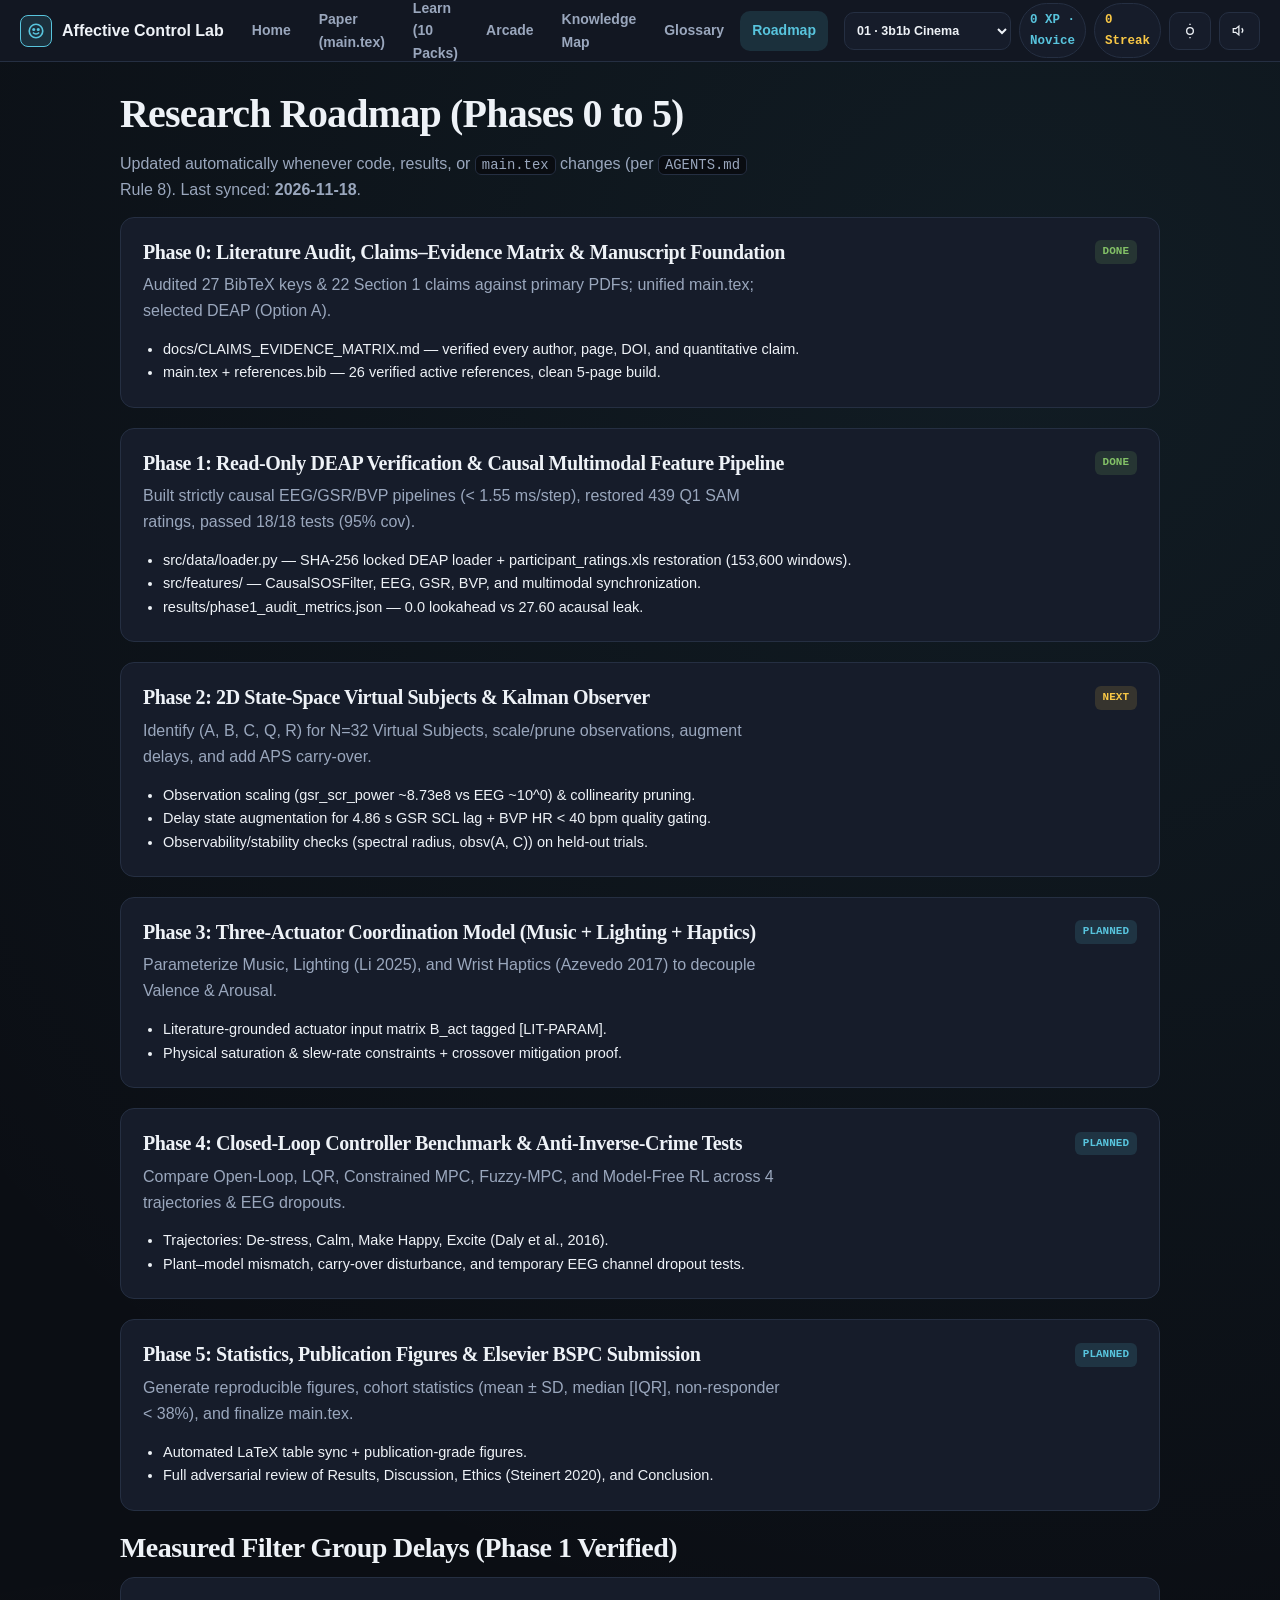
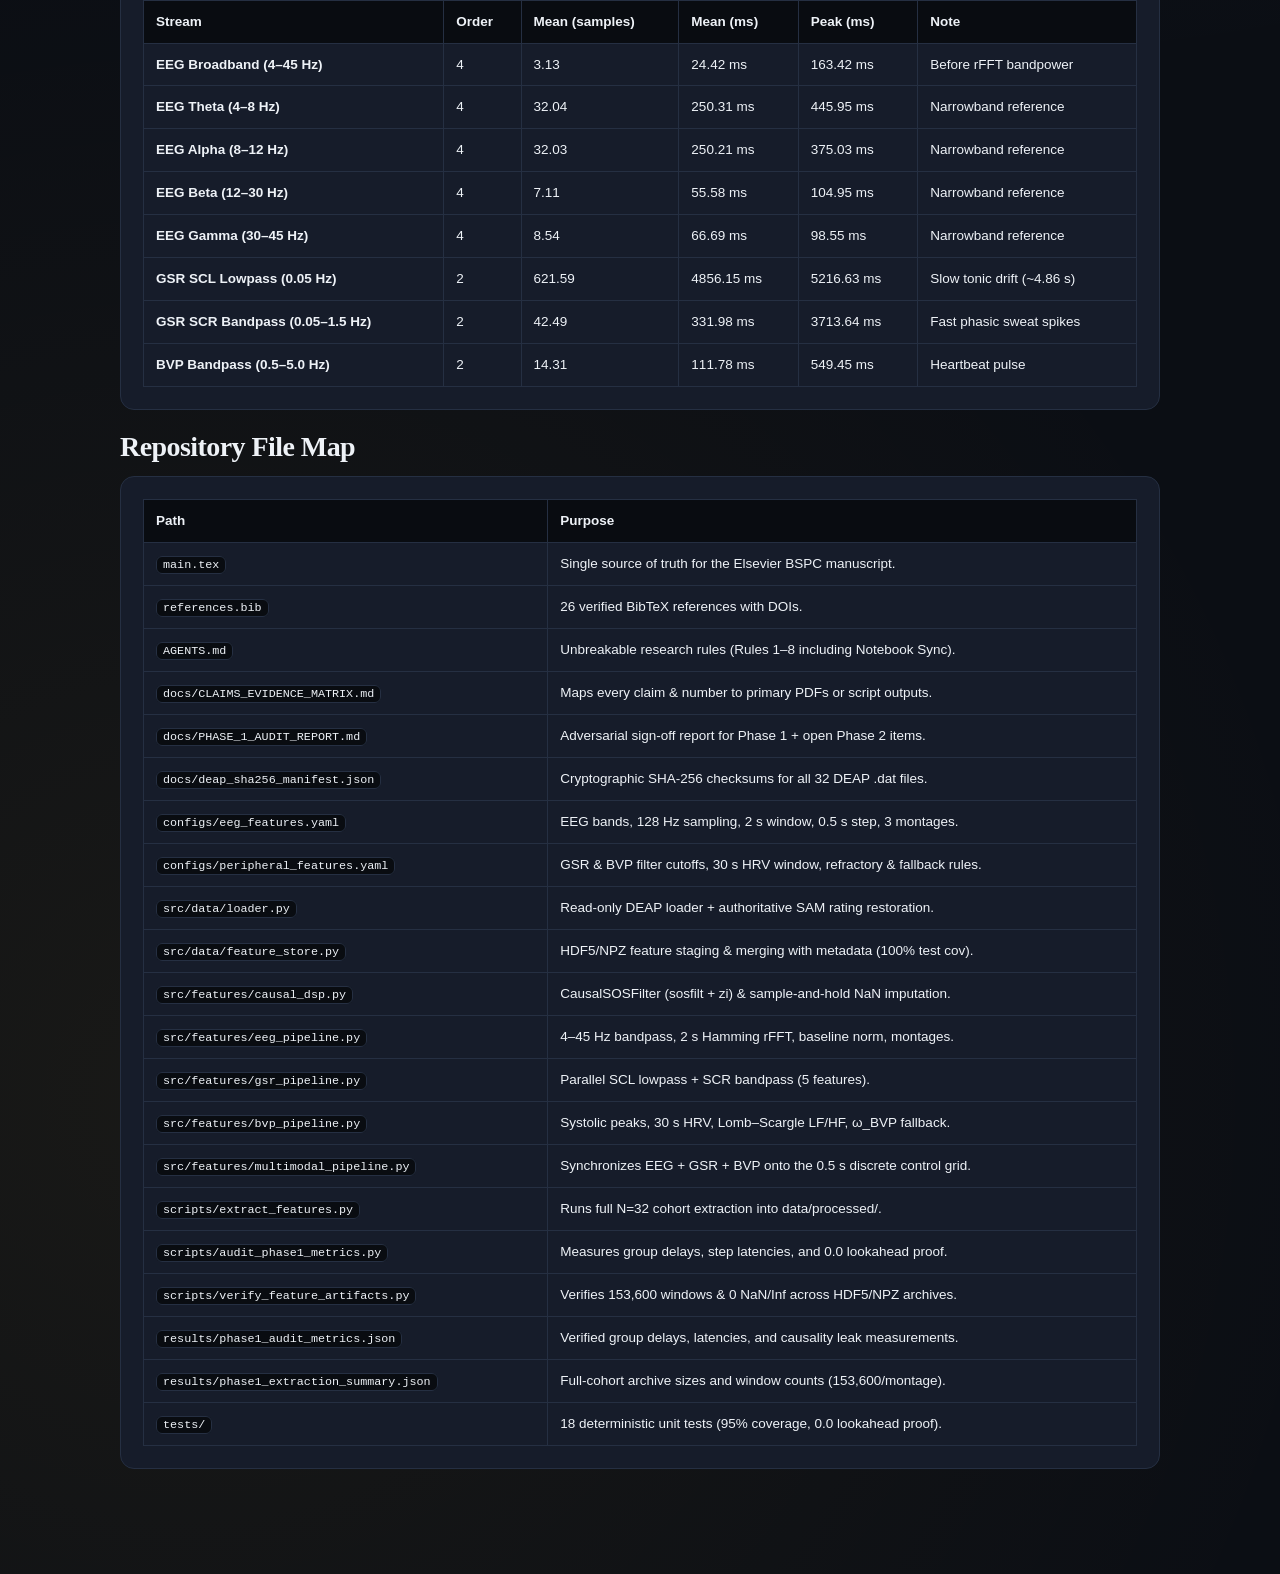
<file: roadmap.html>
<!DOCTYPE html>
<html lang="en">
<head>
  <meta charset="UTF-8" />
  <meta name="viewport" content="width=device-width, initial-scale=1.0" />
  <title>Roadmap — Phases 0–5 &amp; Evidence Ledger</title>
  <link rel="stylesheet" href="styles.css" />
</head>
<body>
  <a class="skip-link" href="#mainContent">Skip to content</a>

  <header class="topbar">
    <a class="brand-link" href="index.html">
      <span class="brand-mark" aria-hidden="true">
        <svg width="18" height="18" viewBox="0 0 24 24" fill="none" stroke="currentColor" stroke-width="2.2">
          <circle cx="12" cy="12" r="9"/><path d="M8 14s1.5 2 4 2 4-2 4-2"/><circle cx="9" cy="10" r="1"/><circle cx="15" cy="10" r="1"/>
        </svg>
      </span>
      <span>Affective Control Lab</span>
    </a>

    <nav class="desktop-nav" aria-label="Main navigation">
      <a class="nav-item" href="index.html">Home</a>
      <a class="nav-item" href="learn.html">Learn (10 Packs)</a>
      <a class="nav-item" href="games.html">Arcade</a>
      <a class="nav-item" href="map.html">Knowledge Map</a>
      <a class="nav-item" href="glossary.html">Glossary</a>
      <a class="nav-item" href="roadmap.html" aria-current="page">Roadmap</a>
    </nav>

    <div class="hud-group">
      <span class="hud-pill xp" id="hudXp">0 XP</span>
      <span class="hud-pill" id="hudStreak">0 Streak</span>
      <button id="themeToggleBtn" class="btn btn-sm" type="button" aria-pressed="false" aria-label="Toggle theme">
        <svg width="16" height="16" viewBox="0 0 24 24" fill="none" stroke="currentColor" stroke-width="2" aria-hidden="true">
          <circle cx="12" cy="12" r="5"/><line x1="12" y1="1" x2="12" y2="3"/><line x1="12" y1="21" x2="12" y2="23"/>
        </svg>
      </button>
    </div>
  </header>

  <main id="mainContent" class="page-wrap" tabindex="-1">
    <h1>Research Roadmap (Phases 0 to 5)</h1>
    <p class="muted">Updated automatically whenever code, results, or <code>main.tex</code> changes (per <code>AGENTS.md</code> Rule 8). Last synced: <strong id="rUpdated">2026-11-17</strong>.</p>

    <div id="rList"></div>

    <h2>Measured Filter Group Delays (Phase 1 Verified)</h2>
    <section class="surface">
      <div class="table-scroll">
        <table class="data-table">
          <thead>
            <tr><th>Stream</th><th>Order</th><th>Mean (samples)</th><th>Mean (ms)</th><th>Peak (ms)</th><th>Note</th></tr>
          </thead>
          <tbody id="rDelays"></tbody>
        </table>
      </div>
    </section>

    <h2>Repository File Map</h2>
    <section class="surface">
      <div class="table-scroll">
        <table class="data-table">
          <thead>
            <tr><th>Path</th><th>Purpose</th></tr>
          </thead>
          <tbody id="rCodeMap"></tbody>
        </table>
      </div>
    </section>
  </main>

  <nav class="mobile-bottom-nav" aria-label="Mobile navigation">
    <a class="bottom-tab" href="index.html">
      <svg width="20" height="20" viewBox="0 0 24 24" fill="none" stroke="currentColor" stroke-width="2" aria-hidden="true"><path d="M3 9l9-7 9 7v11a2 2 0 0 1-2 2H5a2 2 0 0 1-2-2z"/></svg>
      <span>Home</span>
    </a>
    <a class="bottom-tab" href="learn.html">
      <svg width="20" height="20" viewBox="0 0 24 24" fill="none" stroke="currentColor" stroke-width="2" aria-hidden="true"><path d="M2 3h6a4 4 0 0 1 4 4v14a3 3 0 0 0-3-3H2z"/><path d="M22 3h-6a4 4 0 0 0-4 4v14a3 3 0 0 1 3-3h7z"/></svg>
      <span>Learn</span>
    </a>
    <a class="bottom-tab" href="games.html">
      <svg width="20" height="20" viewBox="0 0 24 24" fill="none" stroke="currentColor" stroke-width="2" aria-hidden="true"><polygon points="13 2 3 14 12 14 11 22 21 10 12 10 13 2"/></svg>
      <span>Arcade</span>
    </a>
    <a class="bottom-tab" href="map.html">
      <svg width="20" height="20" viewBox="0 0 24 24" fill="none" stroke="currentColor" stroke-width="2" aria-hidden="true"><circle cx="6" cy="6" r="3"/><circle cx="18" cy="18" r="3"/><circle cx="18" cy="6" r="3"/><line x1="8.5" y1="7.5" x2="15.5" y2="16.5"/><line x1="9" y1="6" x2="15" y2="6"/></svg>
      <span>Map</span>
    </a>
    <a class="bottom-tab" href="glossary.html">
      <svg width="20" height="20" viewBox="0 0 24 24" fill="none" stroke="currentColor" stroke-width="2" aria-hidden="true"><line x1="4" y1="6" x2="20" y2="6"/><line x1="4" y1="12" x2="20" y2="12"/><line x1="4" y1="18" x2="14" y2="18"/></svg>
      <span>Glossary</span>
    </a>
  </nav>

  <script src="notebook-data.js"></script>
  <script src="shared.js"></script>
  <script>
    (function () {
      const DATA = window.NOTEBOOK_DATA;
      document.getElementById("rUpdated").textContent = DATA.meta.lastUpdated;

      document.getElementById("rList").innerHTML = DATA.roadmap
        .map((p) => {
          const cls = p.status === "DONE" ? "tag-green" : p.status === "NEXT" ? "tag-gold" : "tag-blue";
          return `
          <div class="surface">
            <div style="display:flex; justify-content:space-between; align-items:center; gap:10px; margin-bottom:8px;">
              <h2 style="margin:0; font-size:20px;">${p.phase}: ${p.title}</h2>
              <span class="tag ${cls}">${p.status}</span>
            </div>
            <p class="muted">${p.summary}</p>
            <ul style="margin:0; padding-left:20px; font-size:14.5px;">
              ${p.deliverables.map((d) => `<li>${d}</li>`).join("")}
            </ul>
          </div>`;
        })
        .join("");

      document.getElementById("rDelays").innerHTML = DATA.filterDelays
        .map(
          (d) => `
        <tr>
          <td><strong>${d.stream}</strong></td>
          <td>${d.order}</td>
          <td>${d.meanSamples}</td>
          <td>${d.meanMs} ms</td>
          <td>${d.peakMs} ms</td>
          <td>${d.note}</td>
        </tr>`
        )
        .join("");

      document.getElementById("rCodeMap").innerHTML = DATA.codebaseMap
        .map((c) => `<tr><td><code>${c.path}</code></td><td>${c.role}</td></tr>`)
        .join("");
    })();
  </script>
</body>
</html>
</file>
<file: styles.css>
/* ==========================================================================
   MASTER_RESEARCH — 3Blue1Brown-Inspired Multi-Page Learning Platform
   Crafted with Impeccable + UI/UX Pro Max standards:
   - Velvety 3b1b midnight canvas (#0B0E14), 3b1b Blue (#58C4DD), Gold (#F9C846),
     Green (#83C167), Coral (#FC6255), Lavender (#9A72AC)
   - Mobile-first with bottom tab bar, >= 44px tap targets, WCAG AA contrast
   - Browser surfaces themed (::selection, scrollbar, focus-visible, tabular-nums)
   ========================================================================== */

:root {
  --bg: #0b0e14;
  --bg-elev: #121722;
  --bg-card: #161c2a;
  --bg-code: #090c11;
  --border: #252f42;
  --border-strong: #374663;

  --text: #eef2f7;
  --text-muted: #9aa7bd;

  --b1b-blue: #58c4dd;
  --b1b-blue-dim: rgba(88, 196, 221, 0.14);
  --b1b-gold: #f9c846;
  --b1b-gold-dim: rgba(249, 200, 70, 0.14);
  --b1b-green: #83c167;
  --b1b-green-dim: rgba(131, 193, 103, 0.15);
  --b1b-coral: #fc6255;
  --b1b-coral-dim: rgba(252, 98, 85, 0.15);
  --b1b-purple: #9a72ac;
  --b1b-purple-dim: rgba(154, 114, 172, 0.16);

  --radius: 14px;
  --radius-sm: 10px;
  --transition: 180ms cubic-bezier(0.2, 0.8, 0.2, 1);

  --font-display: "STIX Two Text", "Georgia", serif;
  --font-sans: "Fira Sans", -apple-system, BlinkMacSystemFont, "Segoe UI", sans-serif;
  --font-mono: "Fira Code", "JetBrains Mono", Consolas, monospace;
}

body.light-theme {
  --bg: #f6f7f9;
  --bg-elev: #ffffff;
  --bg-card: #ffffff;
  --bg-code: #edf1f7;
  --border: #d5dce6;
  --border-strong: #9fb0c7;

  --text: #111827;
  --text-muted: #4b5563;

  --b1b-blue: #0e7490;
  --b1b-blue-dim: rgba(14, 116, 144, 0.11);
  --b1b-gold: #b45309;
  --b1b-gold-dim: rgba(180, 83, 9, 0.11);
  --b1b-green: #15803d;
  --b1b-green-dim: rgba(21, 128, 61, 0.11);
  --b1b-coral: #b91c1c;
  --b1b-coral-dim: rgba(185, 28, 28, 0.11);
  --b1b-purple: #6d28d9;
  --b1b-purple-dim: rgba(109, 40, 217, 0.11);
}

*,
*::before,
*::after {
  box-sizing: border-box;
}

html {
  scroll-behavior: smooth;
  -webkit-text-size-adjust: 100%;
}

body {
  margin: 0;
  font-family: var(--font-sans);
  background: var(--bg);
  color: var(--text);
  line-height: 1.62;
  font-size: 16px;
  caret-color: var(--b1b-blue);
  font-variant-numeric: tabular-nums;
  -webkit-font-smoothing: antialiased;
}

::selection {
  background: var(--b1b-blue);
  color: #0b0e14;
}

::-webkit-scrollbar {
  width: 8px;
  height: 8px;
}
::-webkit-scrollbar-track {
  background: var(--bg);
}
::-webkit-scrollbar-thumb {
  background: var(--border-strong);
  border-radius: 999px;
}

:focus-visible {
  outline: 2px solid var(--b1b-blue);
  outline-offset: 2px;
}

.skip-link {
  position: absolute;
  left: -9999px;
  top: 8px;
  z-index: 1000;
  background: var(--b1b-blue);
  color: #0b0e14;
  padding: 10px 16px;
  border-radius: var(--radius-sm);
  font-weight: 700;
  text-decoration: none;
}
.skip-link:focus {
  left: 12px;
}

/* Top Navigation Bar (Desktop & Mobile) */
.topbar {
  position: sticky;
  top: 0;
  z-index: 100;
  background: var(--bg-elev);
  border-bottom: 1px solid var(--border);
  padding: 0 20px;
  height: 62px;
  display: flex;
  align-items: center;
  justify-content: space-between;
  gap: 16px;
}

.brand-link {
  display: flex;
  align-items: center;
  gap: 10px;
  text-decoration: none;
  color: var(--text);
  font-weight: 700;
  font-size: 16px;
  white-space: nowrap;
}

.brand-mark {
  width: 32px;
  height: 32px;
  border-radius: 8px;
  background: var(--b1b-blue-dim);
  border: 1px solid var(--b1b-blue);
  display: grid;
  place-items: center;
  color: var(--b1b-blue);
  flex-shrink: 0;
}

.desktop-nav {
  display: flex;
  align-items: center;
  gap: 4px;
}

.nav-item {
  text-decoration: none;
  color: var(--text-muted);
  font-size: 14px;
  font-weight: 600;
  padding: 8px 12px;
  border-radius: var(--radius-sm);
  min-height: 40px;
  display: inline-flex;
  align-items: center;
  gap: 6px;
  transition: color var(--transition), background var(--transition);
}

.nav-item:hover {
  color: var(--text);
  background: var(--b1b-blue-dim);
}

.nav-item[aria-current="page"] {
  color: var(--b1b-blue);
  background: var(--b1b-blue-dim);
}

.hud-group {
  display: flex;
  align-items: center;
  gap: 8px;
}

.hud-pill {
  display: inline-flex;
  align-items: center;
  gap: 6px;
  padding: 6px 10px;
  border-radius: 999px;
  border: 1px solid var(--border);
  background: var(--bg-card);
  font-family: var(--font-mono);
  font-size: 12.5px;
  font-weight: 600;
  color: var(--b1b-gold);
}

.hud-pill.xp {
  color: var(--b1b-blue);
}

/* Mobile Bottom Tab Bar */
.mobile-bottom-nav {
  display: none;
  position: fixed;
  bottom: 0;
  left: 0;
  right: 0;
  z-index: 120;
  background: var(--bg-elev);
  border-top: 1px solid var(--border);
  padding: 4px 4px calc(4px + env(safe-area-inset-bottom));
  justify-content: space-between;
  overflow-x: auto;
  scrollbar-width: none;
}
.mobile-bottom-nav::-webkit-scrollbar {
  display: none;
}

.bottom-tab {
  flex: 1 0 50px;
  display: flex;
  flex-direction: column;
  align-items: center;
  justify-content: center;
  gap: 2px;
  min-height: 50px;
  text-decoration: none;
  color: var(--text-muted);
  font-size: 11px;
  font-weight: 600;
  border-radius: var(--radius-sm);
  white-space: nowrap;
}

.bottom-tab[aria-current="page"] {
  color: var(--b1b-blue);
  background: var(--b1b-blue-dim);
}

/* Main Container */
.page-wrap {
  max-width: 1080px;
  margin: 0 auto;
  padding: 28px 20px 88px;
}

/* Typography */
h1, h2 {
  font-family: var(--font-display);
  font-weight: 700;
  letter-spacing: -0.02em;
  line-height: 1.22;
  margin-top: 0;
}

h1 { font-size: clamp(28px, 4vw, 40px); margin-bottom: 12px; }
h2 { font-size: clamp(22px, 3vw, 28px); margin-bottom: 12px; }
h3 { font-size: 18px; font-weight: 700; margin: 0 0 8px; }

p {
  margin: 0 0 14px;
  max-width: 72ch;
}

.muted {
  color: var(--text-muted);
}

code {
  font-family: var(--font-mono);
  background: var(--bg-code);
  border: 1px solid var(--border);
  padding: 1px 6px;
  border-radius: 6px;
  font-size: 0.87em;
}

.math-block {
  font-family: var(--font-mono);
  background: var(--bg-code);
  border: 1px solid var(--border);
  border-radius: var(--radius-sm);
  padding: 14px 16px;
  overflow-x: auto;
  font-size: 14px;
  color: var(--b1b-blue);
  margin: 12px 0;
}

/* Buttons */
.btn {
  cursor: pointer;
  min-height: 44px;
  padding: 10px 16px;
  border-radius: var(--radius-sm);
  border: 1px solid var(--border);
  background: var(--bg-card);
  color: var(--text);
  font-family: var(--font-sans);
  font-size: 14px;
  font-weight: 600;
  display: inline-flex;
  align-items: center;
  justify-content: center;
  gap: 8px;
  text-decoration: none;
  transition: border-color var(--transition), background var(--transition), color var(--transition), transform var(--transition);
}

.btn:hover {
  border-color: var(--b1b-blue);
  color: var(--b1b-blue);
}

.btn:active {
  transform: translateY(1px);
}

.btn-primary {
  background: var(--b1b-blue);
  color: #0b0e14;
  border-color: var(--b1b-blue);
}
.btn-primary:hover {
  filter: brightness(1.08);
  color: #0b0e14;
}

.btn-gold {
  background: var(--b1b-gold);
  color: #0b0e14;
  border-color: var(--b1b-gold);
}
.btn-gold:hover {
  filter: brightness(1.08);
  color: #0b0e14;
}

.btn-sm {
  min-height: 38px;
  padding: 7px 12px;
  font-size: 13px;
}

.btn[aria-pressed="true"] {
  background: var(--b1b-blue);
  color: #0b0e14;
  border-color: var(--b1b-blue);
}

/* Surfaces & Grids (Single elevation: 1px border, no nested cards) */
.surface {
  background: var(--bg-card);
  border: 1px solid var(--border);
  border-radius: var(--radius);
  padding: 22px;
  margin-bottom: 20px;
}

.surface-lab {
  background: var(--bg-elev);
  border: 1px solid var(--border-strong);
  border-radius: var(--radius);
  padding: 20px;
  margin: 16px 0;
}

.grid-2 {
  display: grid;
  grid-template-columns: repeat(auto-fit, minmax(290px, 1fr));
  gap: 16px;
}

.grid-3 {
  display: grid;
  grid-template-columns: repeat(auto-fit, minmax(230px, 1fr));
  gap: 14px;
}

/* Tags */
.tag {
  display: inline-flex;
  align-items: center;
  font-family: var(--font-mono);
  font-size: 11px;
  font-weight: 700;
  padding: 3px 8px;
  border-radius: 6px;
  white-space: nowrap;
}
.tag-blue   { background: var(--b1b-blue-dim); color: var(--b1b-blue); }
.tag-gold   { background: var(--b1b-gold-dim); color: var(--b1b-gold); }
.tag-green  { background: var(--b1b-green-dim); color: var(--b1b-green); }
.tag-coral  { background: var(--b1b-coral-dim); color: var(--b1b-coral); }
.tag-purple { background: var(--b1b-purple-dim); color: var(--b1b-purple); }

/* Callout (No thick border-left; clean 1px tinted container) */
.note-box {
  background: var(--b1b-blue-dim);
  border: 1px solid var(--b1b-blue);
  border-radius: var(--radius-sm);
  padding: 14px 16px;
  margin: 14px 0;
}
.note-box.warn {
  background: var(--b1b-gold-dim);
  border-color: var(--b1b-gold);
}
.note-box.good {
  background: var(--b1b-green-dim);
  border-color: var(--b1b-green);
}

/* Hero Canvas */
.hero-split {
  display: grid;
  grid-template-columns: 1.15fr 0.85fr;
  gap: 24px;
  align-items: center;
  margin-bottom: 28px;
}

canvas.stage-canvas {
  width: 100%;
  height: auto;
  display: block;
  background: var(--bg-code);
  border: 1px solid var(--border);
  border-radius: var(--radius);
  touch-action: manipulation;
}

/* Tabs (Theory + Lab + Trivia) */
.pack-tabs {
  display: flex;
  gap: 8px;
  border-bottom: 1px solid var(--border);
  padding-bottom: 12px;
  margin-bottom: 18px;
  flex-wrap: wrap;
}

/* Concept Picker Pills */
.concept-rail {
  display: flex;
  gap: 8px;
  overflow-x: auto;
  padding-bottom: 10px;
  margin-bottom: 18px;
  scrollbar-width: thin;
}

.concept-chip {
  flex-shrink: 0;
  min-height: 42px;
  padding: 8px 14px;
  border-radius: 999px;
  border: 1px solid var(--border);
  background: var(--bg-card);
  color: var(--text-muted);
  font-size: 13.5px;
  font-weight: 600;
  cursor: pointer;
  display: inline-flex;
  align-items: center;
  gap: 8px;
  transition: all var(--transition);
}
.concept-chip:hover {
  border-color: var(--b1b-blue);
  color: var(--text);
}
.concept-chip[aria-selected="true"] {
  background: var(--b1b-blue-dim);
  border-color: var(--b1b-blue);
  color: var(--b1b-blue);
}
.concept-chip.mastered {
  border-color: var(--b1b-green);
}

/* Readout Row */
.readout-row {
  display: grid;
  grid-template-columns: repeat(auto-fit, minmax(150px, 1fr));
  gap: 10px;
  margin-top: 12px;
}
.readout-cell {
  background: var(--bg-code);
  border: 1px solid var(--border);
  border-radius: var(--radius-sm);
  padding: 10px 12px;
  font-size: 12px;
  color: var(--text-muted);
}
.readout-cell strong {
  display: block;
  margin-top: 2px;
  font-family: var(--font-mono);
  font-size: 14px;
  color: var(--text);
}

/* Arcade Mini-Games */
.chip-bank {
  display: flex;
  flex-wrap: wrap;
  gap: 8px;
  margin: 12px 0;
}
.game-chip {
  min-height: 44px;
  padding: 8px 14px;
  border-radius: var(--radius-sm);
  border: 1px solid var(--border-strong);
  background: var(--bg-elev);
  color: var(--text);
  font-family: var(--font-mono);
  font-size: 13.5px;
  cursor: pointer;
  transition: all var(--transition);
}
.game-chip:hover:not(:disabled) {
  border-color: var(--b1b-blue);
  color: var(--b1b-blue);
}
.game-chip.selected {
  border-color: var(--b1b-gold);
  background: var(--b1b-gold-dim);
  color: var(--b1b-gold);
}
.game-chip.matched {
  border-color: var(--b1b-green);
  background: var(--b1b-green-dim);
  color: var(--b1b-green);
  cursor: default;
}
.game-chip.wrong {
  border-color: var(--b1b-coral);
  background: var(--b1b-coral-dim);
}

.blank-slot {
  display: inline-block;
  min-width: 110px;
  padding: 2px 10px;
  border-bottom: 2px dashed var(--b1b-gold);
  color: var(--b1b-gold);
  font-family: var(--font-mono);
  text-align: center;
}

/* Tables */
.table-scroll {
  overflow-x: auto;
}
table.data-table {
  width: 100%;
  border-collapse: collapse;
  font-size: 13.5px;
}
table.data-table th,
table.data-table td {
  border: 1px solid var(--border);
  padding: 10px 12px;
  text-align: left;
}
table.data-table th {
  background: var(--bg-code);
  font-weight: 700;
}

/* Expandable Details */
details.deep-dive {
  background: var(--bg-code);
  border: 1px solid var(--border);
  border-radius: var(--radius-sm);
  padding: 10px 14px;
  margin: 12px 0;
}
details.deep-dive summary {
  cursor: pointer;
  font-weight: 600;
  color: var(--b1b-blue);
  min-height: 28px;
}

/* Quiz Options */
.quiz-options {
  display: flex;
  flex-direction: column;
  gap: 8px;
  margin-top: 10px;
}
.quiz-opt {
  text-align: left;
  min-height: 46px;
  padding: 10px 14px;
  border-radius: var(--radius-sm);
  border: 1px solid var(--border);
  background: var(--bg-elev);
  color: var(--text);
  font-family: var(--font-sans);
  font-size: 14.5px;
  cursor: pointer;
}
.quiz-opt:hover {
  border-color: var(--b1b-blue);
}
.quiz-opt.correct {
  border-color: var(--b1b-green);
  background: var(--b1b-green-dim);
}
.quiz-opt.wrong {
  border-color: var(--b1b-coral);
  background: var(--b1b-coral-dim);
}

/* Toast Notification */
.xp-toast {
  position: fixed;
  right: 20px;
  bottom: 78px;
  z-index: 200;
  background: var(--bg-elev);
  border: 1px solid var(--b1b-gold);
  color: var(--b1b-gold);
  padding: 10px 16px;
  border-radius: 999px;
  font-family: var(--font-mono);
  font-size: 13px;
  font-weight: 700;
  opacity: 0;
  transform: translateY(10px);
  pointer-events: none;
  transition: opacity 200ms, transform 200ms;
}
.xp-toast.show {
  opacity: 1;
  transform: translateY(0);
}

/* Responsive Mobile Breakpoints */
@media (max-width: 860px) {
  .desktop-nav {
    display: none;
  }
  .mobile-bottom-nav {
    display: flex;
  }
  .hero-split {
    grid-template-columns: 1fr;
    gap: 16px;
    margin-bottom: 18px;
  }
  .page-wrap {
    padding: 16px 12px 96px;
    overflow-x: hidden;
  }
  .topbar {
    height: auto;
    min-height: 54px;
    padding: 8px 12px;
    flex-wrap: wrap;
    gap: 8px;
  }
  .brand-link {
    font-size: 14.5px;
    gap: 8px;
  }
  .brand-mark {
    width: 28px;
    height: 28px;
  }
  .hud-group {
    margin-left: auto;
    gap: 5px;
    flex-wrap: wrap;
    justify-content: flex-end;
  }
  .hud-pill {
    padding: 4px 8px;
    font-size: 11.5px;
  }
  #hudStreak {
    display: none;
  }
  .theme-select {
    max-width: 122px;
    min-height: 34px;
    font-size: 11.5px;
    padding: 2px 6px;
  }
  .topbar .btn-sm {
    min-height: 34px;
    padding: 4px 8px;
    font-size: 11.5px;
  }
  .surface {
    padding: 15px 14px;
    margin-bottom: 14px;
  }
  .surface-lab {
    padding: 14px 12px;
    margin: 12px 0;
  }
  .grid-2,
  .grid-3,
  .mission-bar {
    grid-template-columns: 1fr !important;
    gap: 10px;
  }
  .readout-row {
    grid-template-columns: repeat(auto-fit, minmax(130px, 1fr));
    gap: 8px;
  }
  .world-strip {
    display: flex;
    overflow-x: auto;
    scroll-snap-type: x mandatory;
    gap: 10px;
    padding-bottom: 8px;
    -webkit-overflow-scrolling: touch;
  }
  .world-card {
    flex: 0 0 205px;
    scroll-snap-align: start;
  }
  .depth-bar {
    display: grid;
    grid-template-columns: repeat(3, 1fr);
    width: 100%;
    gap: 4px;
  }
  .depth-btn {
    padding: 6px 4px;
    font-size: 11.5px;
    text-align: center;
    white-space: nowrap;
    overflow: hidden;
    text-overflow: ellipsis;
  }
  .pack-tabs {
    flex-wrap: nowrap;
    overflow-x: auto;
    -webkit-overflow-scrolling: touch;
    padding-bottom: 8px;
    margin-bottom: 14px;
    scrollbar-width: none;
  }
  .pack-tabs::-webkit-scrollbar {
    display: none;
  }
  .pack-tabs .btn-sm {
    flex-shrink: 0;
    white-space: nowrap;
  }
  input[type="range"] {
    min-height: 36px;
    cursor: pointer;
  }
  .math-block {
    font-size: 12.5px;
    padding: 10px 12px;
  }
  .xp-toast {
    left: 12px;
    right: 12px;
    bottom: 72px;
    text-align: center;
  }
}

@media (prefers-reduced-motion: reduce) {
  html {
    scroll-behavior: auto;
  }
  *, *::before, *::after {
    transition-duration: 0.01ms !important;
    animation-duration: 0.01ms !important;
  }
}

/* ==========================================================================
   Zero-to-Hero Upgrades: 5 Radically Distinct Design Worlds (Impeccable Vibes),
   3-Tier Depth Chrome, Split Studio, Missions, Print
   ========================================================================== */

/* World 1: 3Blue1Brown Cinema (Velvety Mathematical Theater) */
body[data-theme-pair="1"]:not(.light-theme) {
  background-image: radial-gradient(circle at 80% 10%, rgba(88, 196, 221, 0.08), transparent 45%),
                    radial-gradient(circle at 15% 85%, rgba(249, 200, 70, 0.06), transparent 40%);
}

/* World 2: Starship Crew Terminal (Tactical Phosphor Telemetry HUD) */
body[data-theme-pair="2"] {
  --bg: #040906; --bg-elev: #08120c; --bg-card: #0a1710; --bg-code: #020503;
  --border: #173b27; --border-strong: #256341;
  --text: #d8fbe6; --text-muted: #7ab893;
  --b1b-blue: #00ff88; --b1b-blue-dim: rgba(0, 255, 136, 0.13);
  --b1b-gold: #ffb000; --b1b-gold-dim: rgba(255, 176, 0, 0.14);
  --b1b-green: #38bdf8; --b1b-green-dim: rgba(56, 189, 248, 0.14);
  --b1b-coral: #ff4757; --b1b-coral-dim: rgba(255, 71, 87, 0.15);
  --b1b-purple: #c084fc; --b1b-purple-dim: rgba(192, 132, 252, 0.15);
  --radius: 0px;
  --radius-sm: 0px;
  --font-display: "Fira Code", "JetBrains Mono", Consolas, monospace;
  --font-sans: "Fira Code", "JetBrains Mono", Consolas, monospace;
}
body.light-theme[data-theme-pair="2"] {
  --bg: #eaf0ec; --bg-elev: #f4f8f5; --bg-card: #ffffff; --bg-code: #dde7e0;
  --border: #94b09e; --border-strong: #4d705a;
  --text: #091e12; --text-muted: #385745;
  --b1b-blue: #047857; --b1b-blue-dim: rgba(4, 120, 87, 0.12);
  --b1b-gold: #b45309; --b1b-gold-dim: rgba(180, 83, 9, 0.12);
  --b1b-green: #0369a1; --b1b-green-dim: rgba(3, 105, 161, 0.12);
  --b1b-coral: #be123c; --b1b-coral-dim: rgba(190, 18, 60, 0.12);
  --b1b-purple: #6d28d9; --b1b-purple-dim: rgba(109, 40, 217, 0.12);
}
body[data-theme-pair="2"] h1,
body[data-theme-pair="2"] h2,
body[data-theme-pair="2"] h3 {
  text-transform: uppercase;
  letter-spacing: 0.05em;
}
body[data-theme-pair="2"] .surface,
body[data-theme-pair="2"] .surface-lab {
  border-width: 1px;
  box-shadow: inset 0 0 0 1px rgba(0, 255, 136, 0.08);
}

/* World 3: Miura Fold Sheet (Crisp Architectural Paper & Swiss Grid) */
body[data-theme-pair="3"] {
  --bg: #141518; --bg-elev: #1b1d21; --bg-card: #212328; --bg-code: #0e0f12;
  --border: #383c45; --border-strong: #5c6270;
  --text: #f4f1ea; --text-muted: #b0aca3;
  --b1b-blue: #ff5a36; --b1b-blue-dim: rgba(255, 90, 54, 0.14);
  --b1b-gold: #e5b842; --b1b-gold-dim: rgba(229, 184, 66, 0.14);
  --b1b-green: #38b2ac; --b1b-green-dim: rgba(56, 178, 172, 0.14);
  --b1b-coral: #f56565; --b1b-coral-dim: rgba(245, 101, 101, 0.15);
  --b1b-purple: #9f7aea; --b1b-purple-dim: rgba(159, 122, 234, 0.15);
  --radius: 2px;
  --radius-sm: 2px;
  --font-display: "Georgia", "STIX Two Text", "Times New Roman", serif;
  --font-sans: -apple-system, BlinkMacSystemFont, "Segoe UI", sans-serif;
}
body.light-theme[data-theme-pair="3"] {
  --bg: #f3efe6; --bg-elev: #faf7f0; --bg-card: #ffffff; --bg-code: #e8e2d5;
  --border: #bfb6a4; --border-strong: #6e6658;
  --text: #161513; --text-muted: #575248;
  --b1b-blue: #c83214; --b1b-blue-dim: rgba(200, 50, 20, 0.11);
  --b1b-gold: #9a6b00; --b1b-gold-dim: rgba(154, 107, 0, 0.12);
  --b1b-green: #0f766e; --b1b-green-dim: rgba(15, 118, 110, 0.11);
  --b1b-coral: #b91c1c; --b1b-coral-dim: rgba(185, 28, 28, 0.11);
  --b1b-purple: #5b21b6; --b1b-purple-dim: rgba(91, 33, 182, 0.11);
}
body[data-theme-pair="3"] .surface {
  box-shadow: 4px 4px 0 rgba(0, 0, 0, 0.22);
}

/* World 4: VU Meter Bridge (Warm Studio Analog Hardware Console) */
body[data-theme-pair="4"] {
  --bg: #181512; --bg-elev: #221e1a; --bg-card: #2a241f; --bg-code: #100e0c;
  --border: #423930; --border-strong: #665749;
  --text: #f5ede2; --text-muted: #b8a996;
  --b1b-blue: #ff6b2b; --b1b-blue-dim: rgba(255, 107, 43, 0.15);
  --b1b-gold: #f5b82e; --b1b-gold-dim: rgba(245, 184, 46, 0.15);
  --b1b-green: #68d391; --b1b-green-dim: rgba(104, 211, 145, 0.14);
  --b1b-coral: #fc8181; --b1b-coral-dim: rgba(252, 129, 129, 0.15);
  --b1b-purple: #76e4f7; --b1b-purple-dim: rgba(118, 228, 247, 0.14);
  --radius: 6px;
  --radius-sm: 4px;
  --font-display: "Fira Sans", "Segoe UI", system-ui, sans-serif;
}
body.light-theme[data-theme-pair="4"] {
  --bg: #e6e0d6; --bg-elev: #f2ede4; --bg-card: #faf7f2; --bg-code: #d8d0c3;
  --border: #b8ad9c; --border-strong: #7d7262;
  --text: #1c1814; --text-muted: #594f43;
  --b1b-blue: #c43c00; --b1b-blue-dim: rgba(196, 60, 0, 0.12);
  --b1b-gold: #946200; --b1b-gold-dim: rgba(148, 98, 0, 0.12);
  --b1b-green: #15803d; --b1b-green-dim: rgba(21, 128, 61, 0.11);
  --b1b-coral: #b91c1c; --b1b-coral-dim: rgba(185, 28, 28, 0.11);
  --b1b-purple: #0e7490; --b1b-purple-dim: rgba(14, 116, 144, 0.11);
}
body[data-theme-pair="4"] .readout-cell {
  box-shadow: inset 0 2px 5px rgba(0, 0, 0, 0.35);
}
body[data-theme-pair="4"] .btn {
  border-bottom-width: 3px;
}

/* World 5: Shallow Basin & Cephalopod (Organic Bioluminescent Journal) */
body[data-theme-pair="5"] {
  --bg: #060d18; --bg-elev: #0b1626; --bg-card: #101f33; --bg-code: #040911;
  --border: #1d3654; --border-strong: #2e5580;
  --text: #eaf6ff; --text-muted: #8ab0cf;
  --b1b-blue: #00e5ff; --b1b-blue-dim: rgba(0, 229, 255, 0.14);
  --b1b-gold: #ffd166; --b1b-gold-dim: rgba(255, 209, 102, 0.14);
  --b1b-green: #2dd4bf; --b1b-green-dim: rgba(45, 212, 191, 0.15);
  --b1b-coral: #ff5c77; --b1b-coral-dim: rgba(255, 92, 119, 0.15);
  --b1b-purple: #b388ff; --b1b-purple-dim: rgba(179, 136, 255, 0.15);
  --radius: 22px;
  --radius-sm: 14px;
  --font-display: "Georgia", "STIX Two Text", serif;
  background-image: radial-gradient(ellipse at 50% 0%, rgba(0, 229, 255, 0.10), transparent 60%);
}
body.light-theme[data-theme-pair="5"] {
  --bg: #eef6f8; --bg-elev: #f8fcfd; --bg-card: #ffffff; --bg-code: #e0eef2;
  --border: #b8d8e3; --border-strong: #74abc0;
  --text: #0a222e; --text-muted: #3d6375;
  --b1b-blue: #0369a1; --b1b-blue-dim: rgba(3, 105, 161, 0.11);
  --b1b-gold: #a16207; --b1b-gold-dim: rgba(161, 98, 7, 0.11);
  --b1b-green: #0f766e; --b1b-green-dim: rgba(15, 118, 110, 0.11);
  --b1b-coral: #be123c; --b1b-coral-dim: rgba(190, 18, 60, 0.11);
  --b1b-purple: #6d28d9; --b1b-purple-dim: rgba(109, 40, 217, 0.11);
}

/* 3-Tier Depth Cards & Pipeline Steps */
.depth-tier-card {
  border-radius: var(--radius-sm);
  padding: 16px;
  border: 1px solid var(--border);
  background: var(--bg-elev);
}
.depth-tier-card.tier-1 {
  border-color: var(--b1b-blue);
}
.depth-tier-card.tier-2 {
  border-color: var(--b1b-gold);
}
.depth-tier-card.tier-3 {
  border-color: var(--b1b-purple);
}

.pipeline-steps {
  display: flex;
  flex-direction: column;
  gap: 8px;
  margin: 10px 0 14px;
}
.pipeline-step-row {
  background: var(--bg-code);
  border: 1px solid var(--border);
  border-radius: var(--radius-sm);
  padding: 10px 12px;
  font-size: 14px;
  line-height: 1.5;
}

/* Visual Design Worlds Gallery Cards (Home) */
.world-strip {
  display: grid;
  grid-template-columns: repeat(auto-fit, minmax(185px, 1fr));
  gap: 10px;
  margin-top: 12px;
}
.world-card {
  cursor: pointer;
  text-align: left;
  padding: 12px;
  border-radius: var(--radius-sm);
  border: 1px solid var(--border);
  background: var(--bg-elev);
  color: var(--text);
  transition: all var(--transition);
}
.world-card:hover,
.world-card[aria-pressed="true"] {
  border-color: var(--b1b-blue);
  background: var(--b1b-blue-dim);
}
.world-swatches {
  display: flex;
  gap: 5px;
  margin-bottom: 8px;
}
.world-swatch {
  width: 18px;
  height: 18px;
  border-radius: 4px;
  border: 1px solid rgba(255,255,255,0.25);
}

/* 3-Tier Depth Switcher & Lab Missions */
.depth-bar {
  display: inline-flex;
  flex-wrap: wrap;
  gap: 6px;
  background: var(--bg-code);
  border: 1px solid var(--border);
  border-radius: var(--radius-sm);
  padding: 4px;
  margin-bottom: 14px;
}
.depth-btn {
  min-height: 36px;
  padding: 6px 12px;
  border-radius: var(--radius-sm);
  border: 1px solid transparent;
  background: transparent;
  color: var(--text-muted);
  font-size: 12.5px;
  font-weight: 600;
  cursor: pointer;
}
.depth-btn[aria-pressed="true"] {
  background: var(--b1b-blue-dim);
  border-color: var(--b1b-blue);
  color: var(--b1b-blue);
}

.mission-bar {
  display: grid;
  grid-template-columns: repeat(auto-fit, minmax(220px, 1fr));
  gap: 8px;
  margin-bottom: 12px;
}
.mission-pill {
  background: var(--bg-code);
  border: 1px dashed var(--border-strong);
  border-radius: var(--radius-sm);
  padding: 8px 12px;
  font-size: 12.5px;
  display: flex;
  align-items: center;
  justify-content: space-between;
  gap: 8px;
}
.mission-pill.done {
  border-style: solid;
  border-color: var(--b1b-green);
  background: var(--b1b-green-dim);
  color: var(--b1b-green);
}

/* Desktop Split-Studio vs Mobile Flow */
@media (min-width: 1024px) {
  .studio-grid {
    display: grid;
    grid-template-columns: minmax(0, 1.05fr) minmax(0, 0.95fr);
    gap: 22px;
    align-items: start;
  }
  .studio-lab-pane {
    position: sticky;
    top: 76px;
  }
}
@media (max-width: 1023px) {
  .studio-grid {
    display: flex;
    flex-direction: column;
    gap: 16px;
  }
  .lab-canvas-sticky {
    position: relative;
    top: auto;
    padding: 4px 0;
  }
}

.map-scroll-wrap {
  width: 100%;
  overflow-x: auto;
  -webkit-overflow-scrolling: touch;
}
@media (max-width: 767px) {
  .map-scroll-wrap canvas.stage-canvas {
    min-width: 680px;
  }
}

.theme-select {
  min-height: 38px;
  padding: 4px 8px;
  border-radius: var(--radius-sm);
  border: 1px solid var(--border);
  background: var(--bg-card);
  color: var(--text);
  font-family: var(--font-sans);
  font-size: 12.5px;
  font-weight: 600;
}

@media print {
  .topbar, .mobile-bottom-nav, .btn, .pack-tabs, .concept-rail, .depth-bar {
    display: none !important;
  }
  body {
    --bg: #ffffff;
    --bg-elev: #ffffff;
    --bg-card: #ffffff;
    --bg-code: #f1f5f9;
    --text: #111827;
    --text-muted: #374151;
    --border: #cbd5e1;
    background: #ffffff !important;
    color: #111827 !important;
  }
  .surface, .surface-lab, .readout-cell, .note-box, .pipeline-step-row, .depth-tier-card {
    background: #ffffff !important;
    color: #111827 !important;
    border: 1px solid #cbd5e1 !important;
    break-inside: avoid;
  }
  .page-wrap {
    max-width: 100% !important;
    padding: 0 !important;
  }
}
</file>
